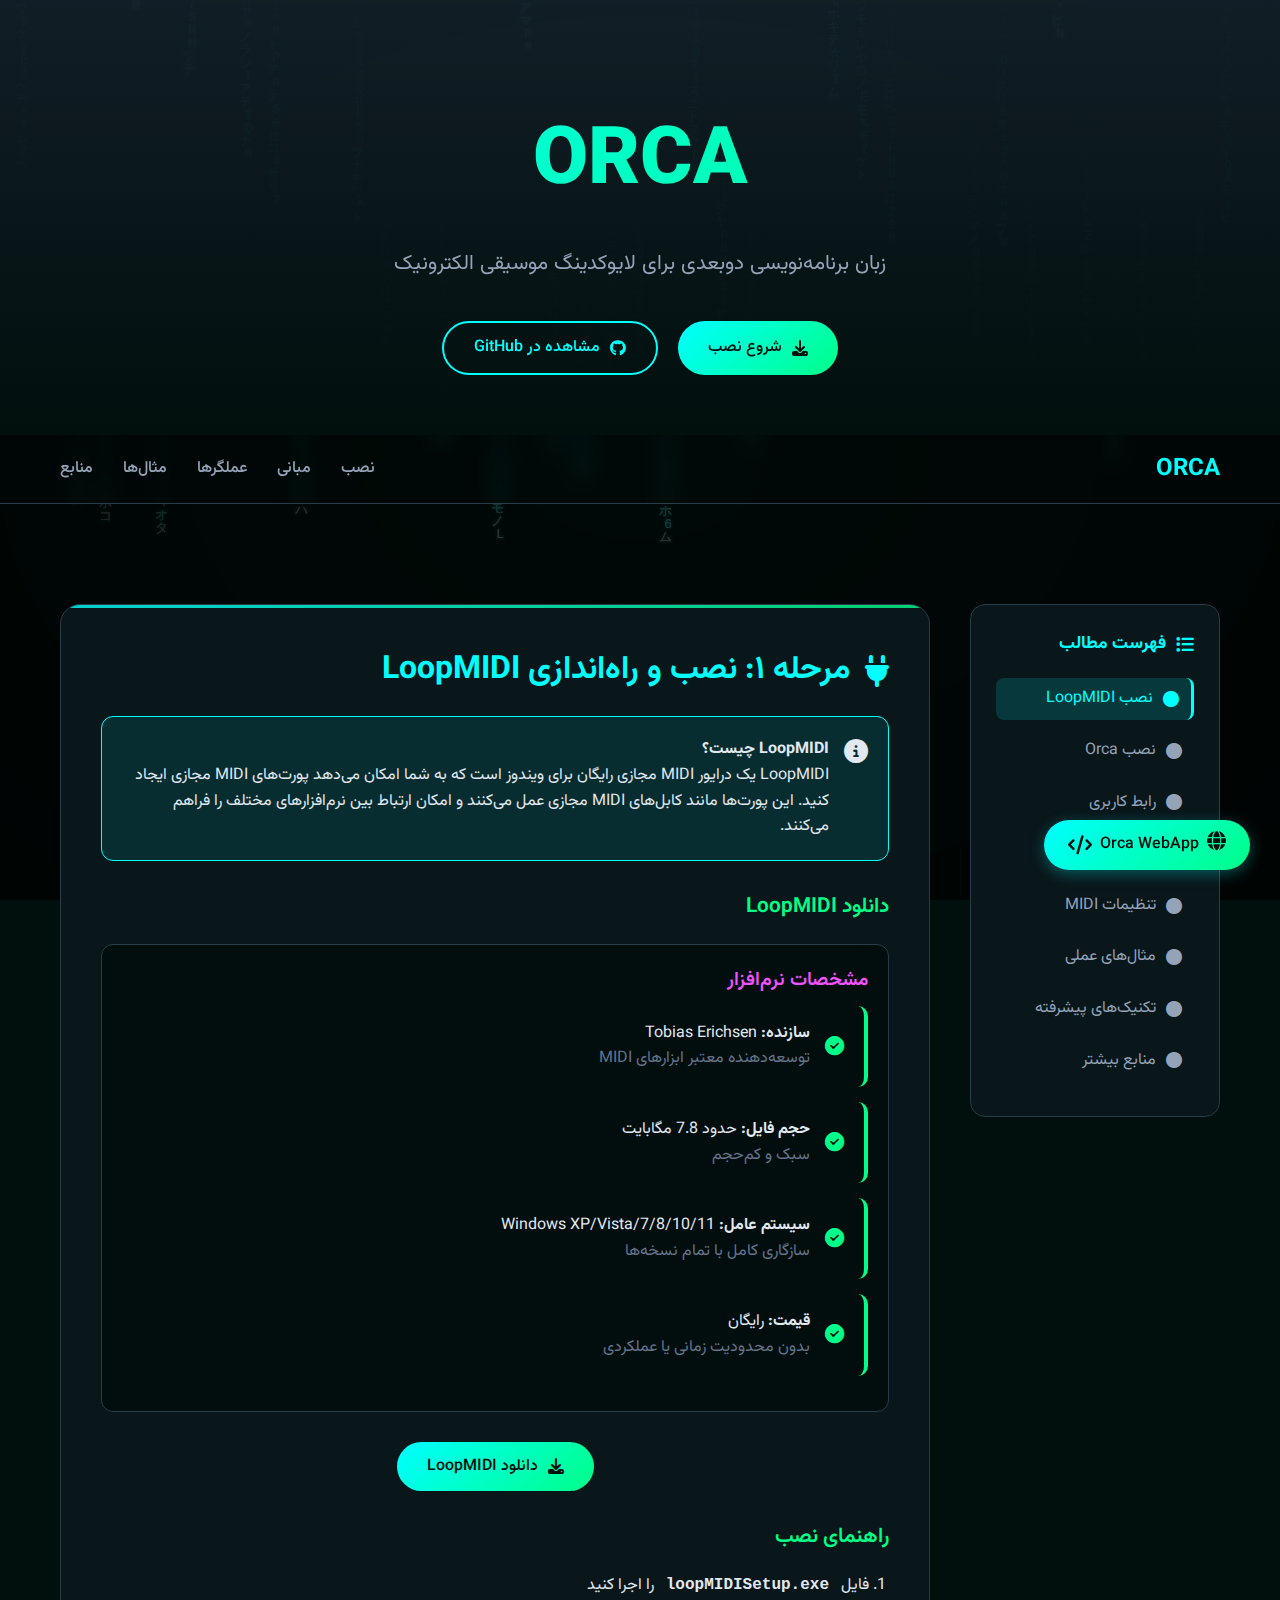
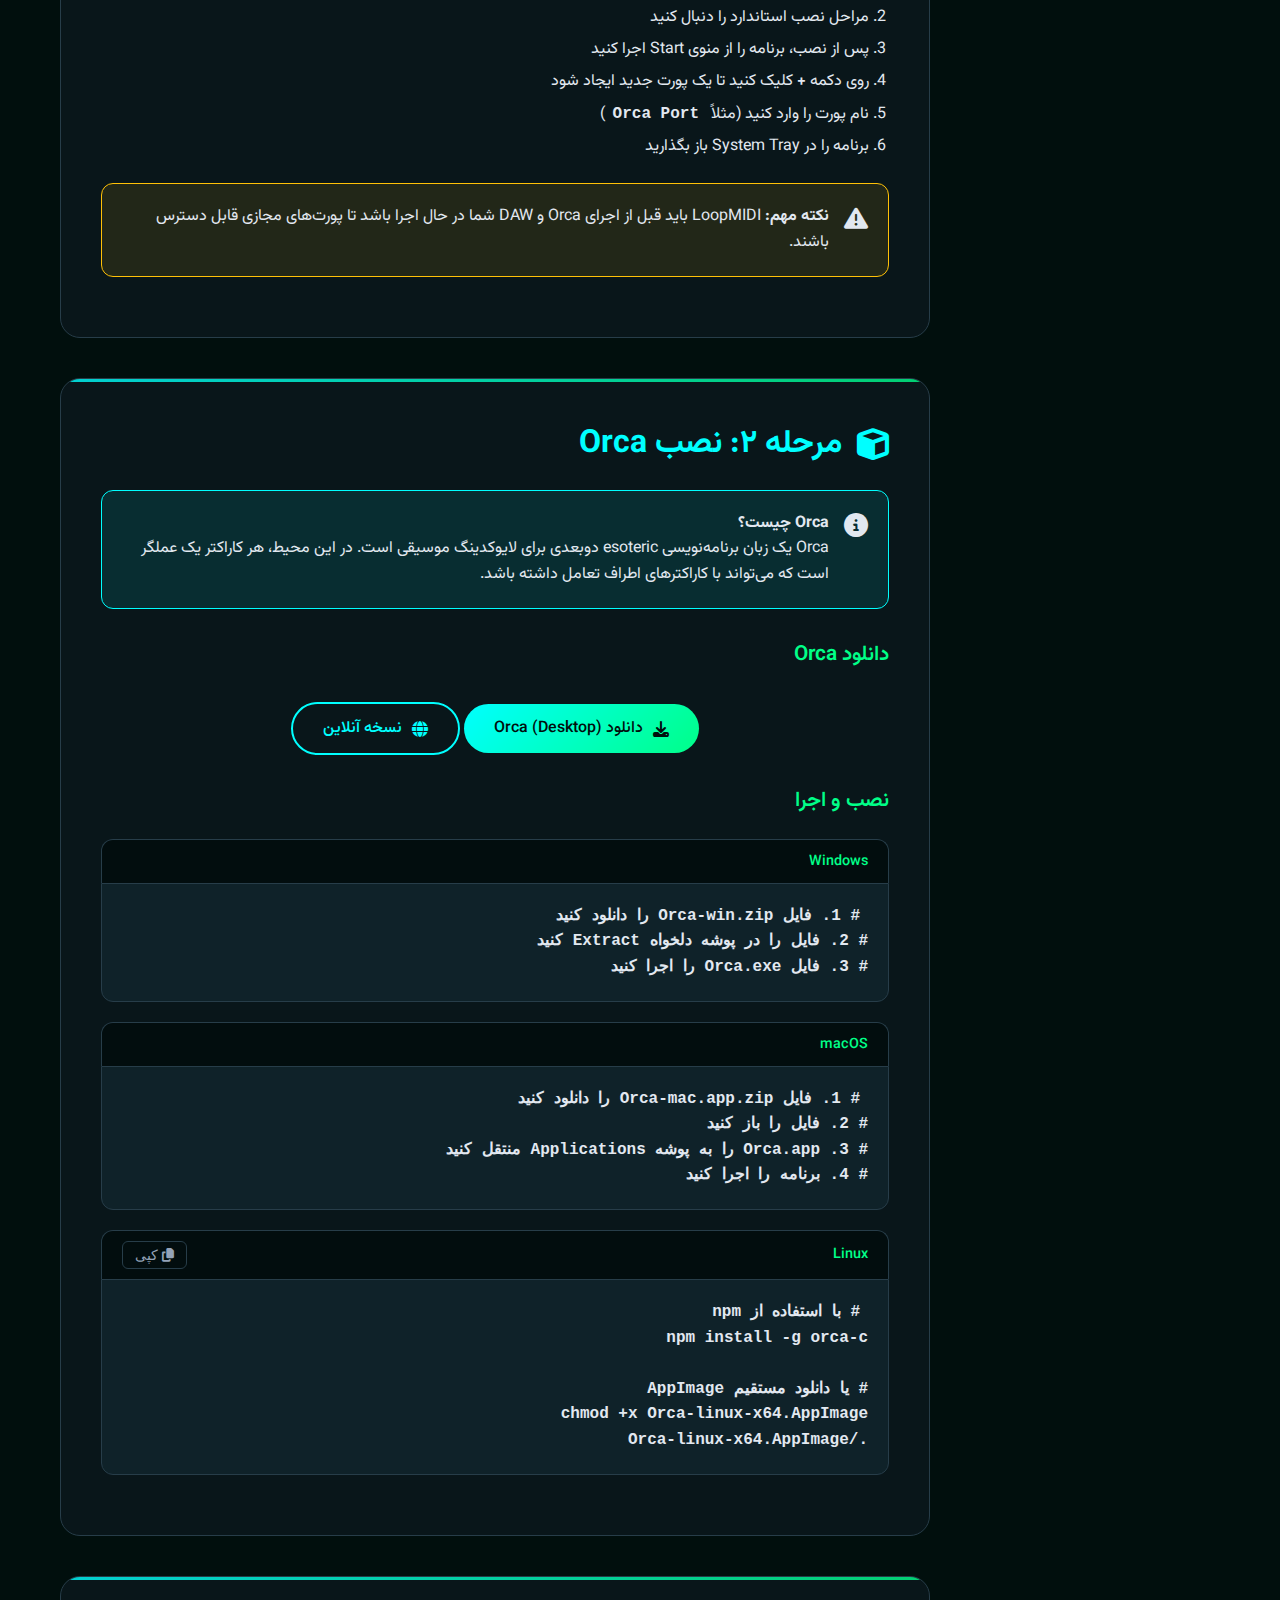
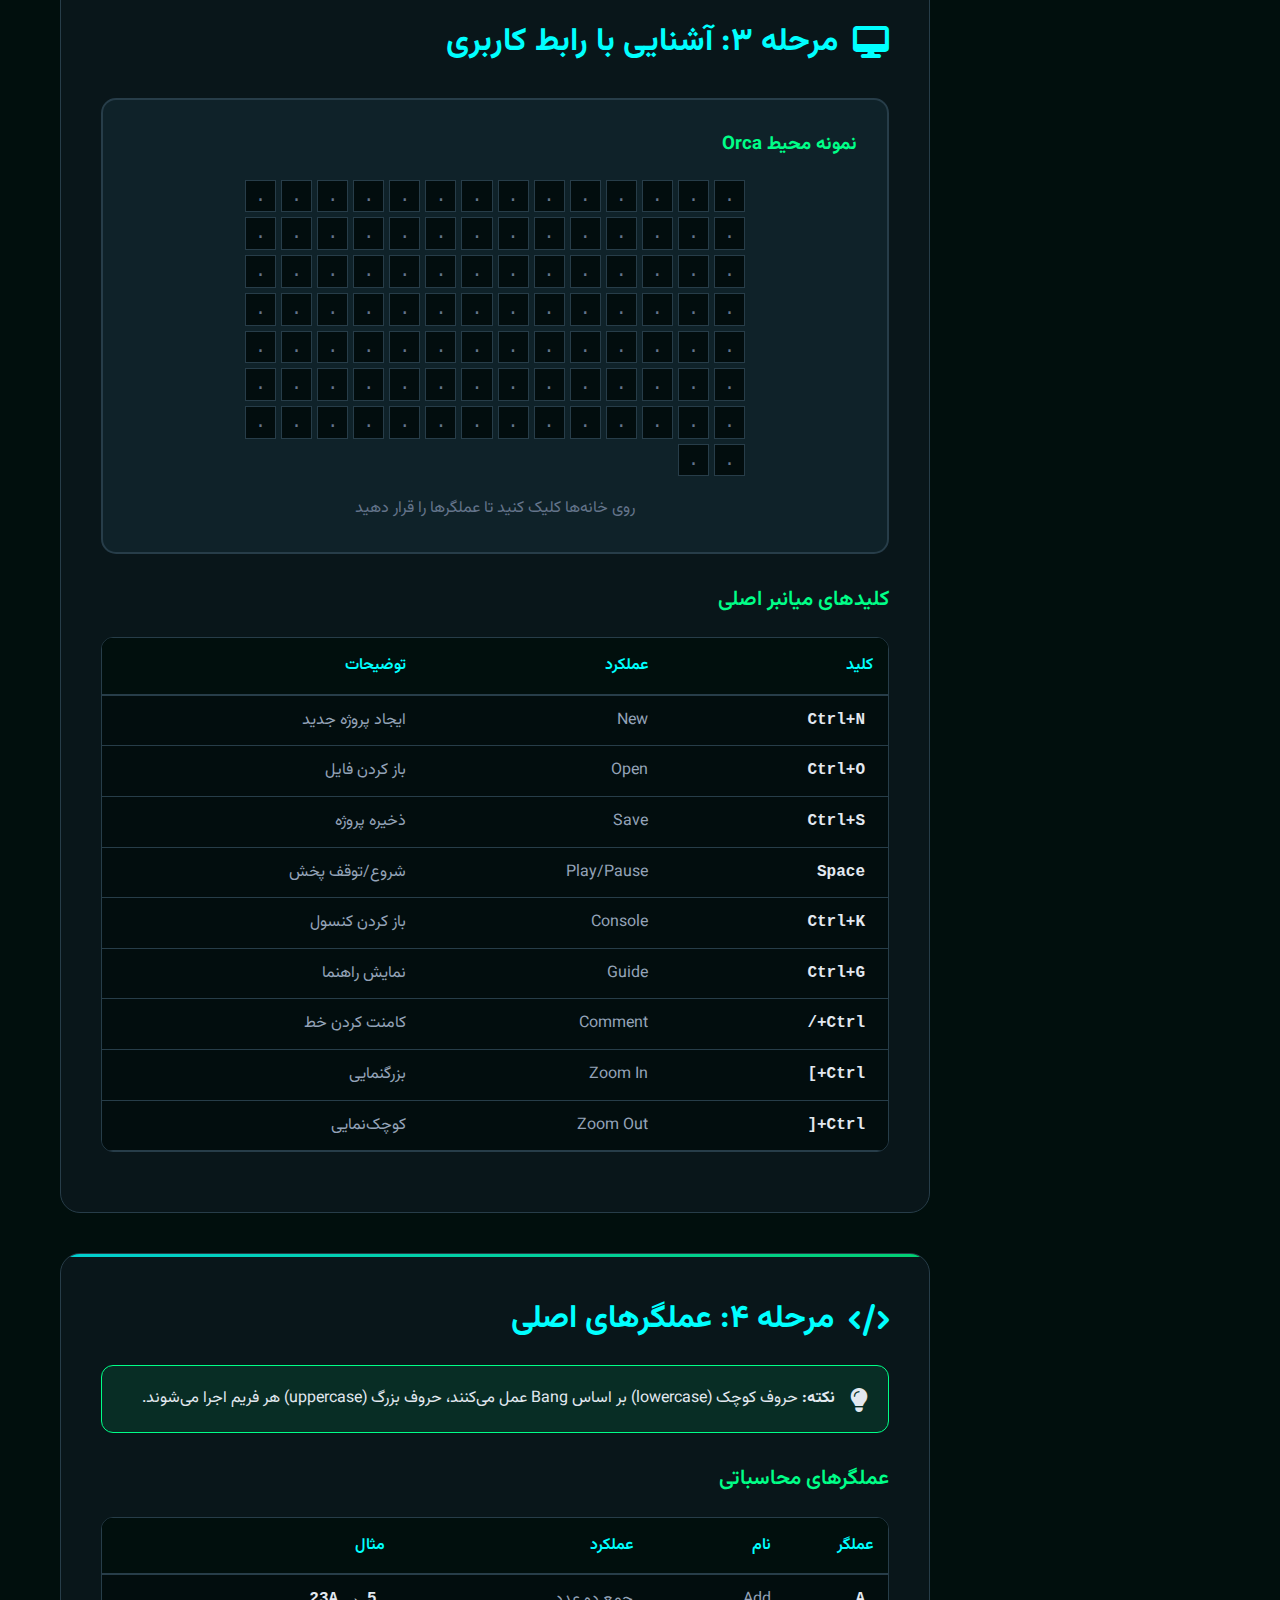
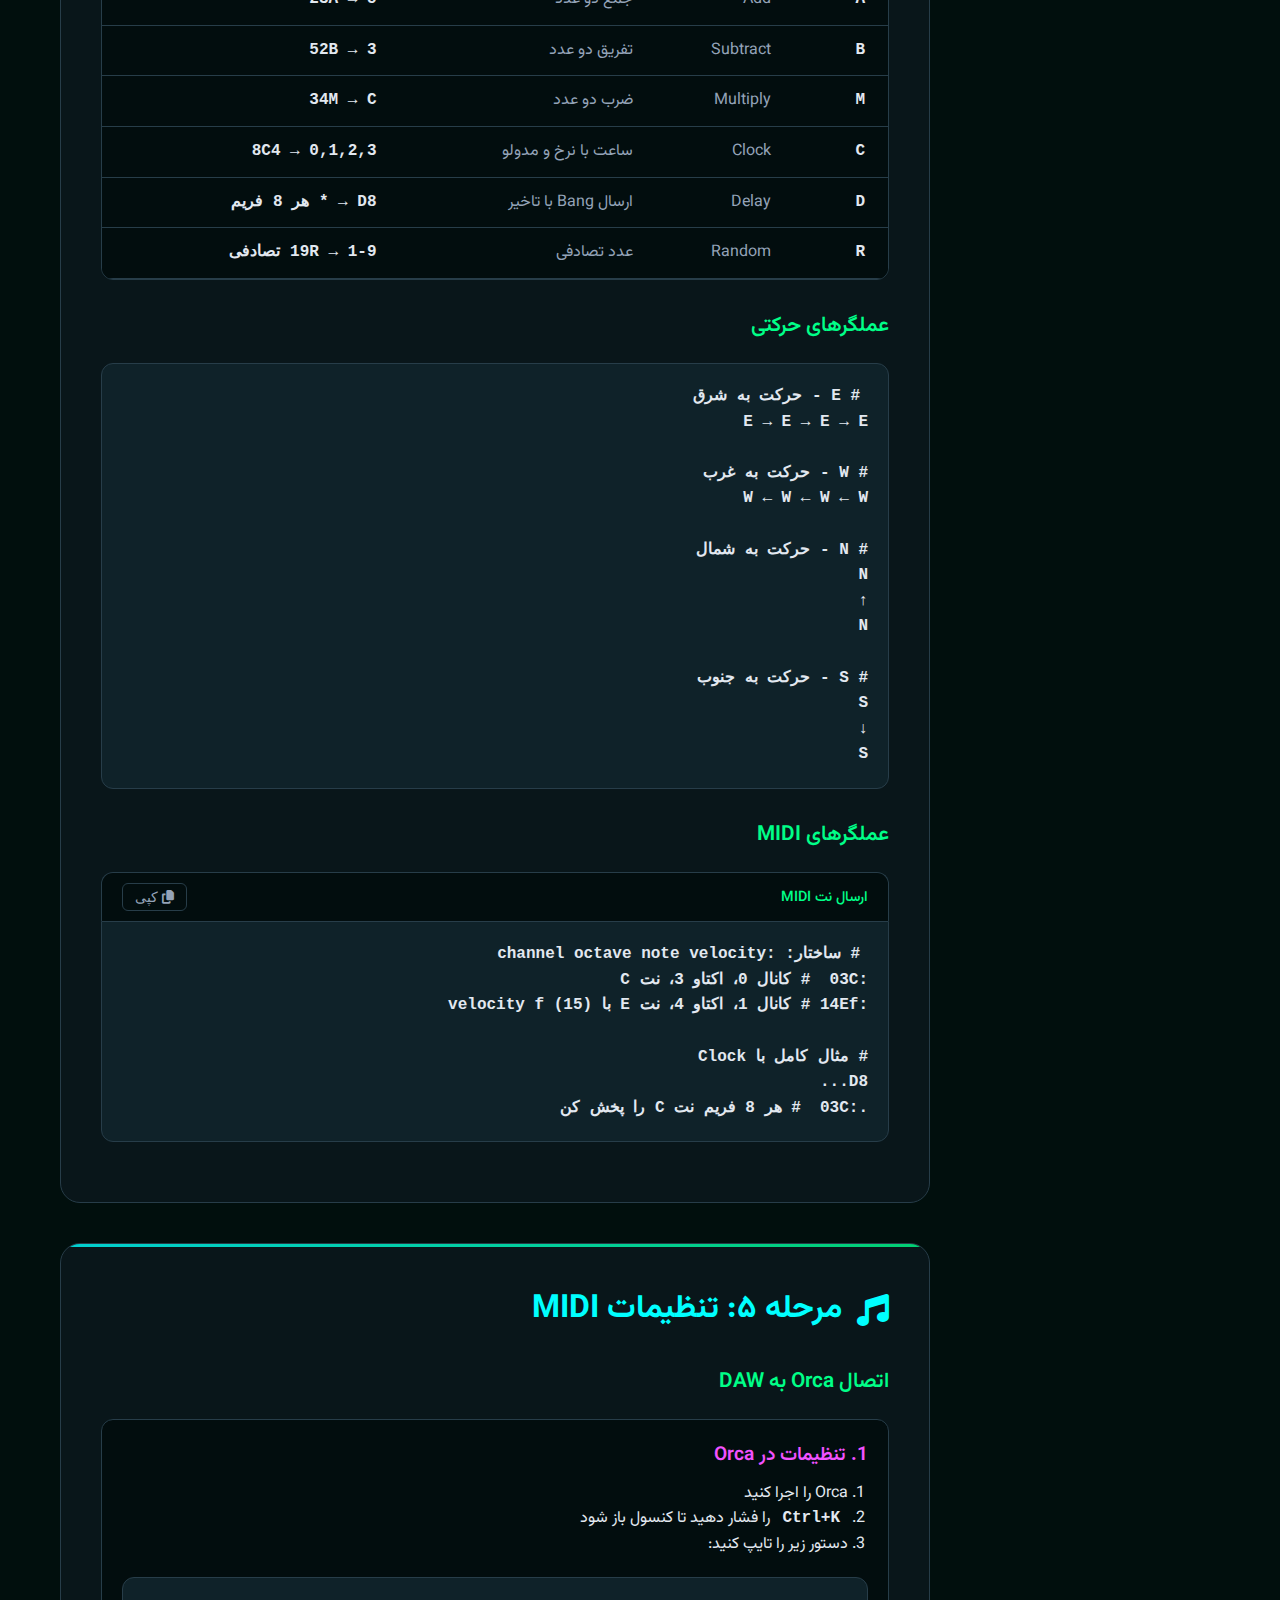
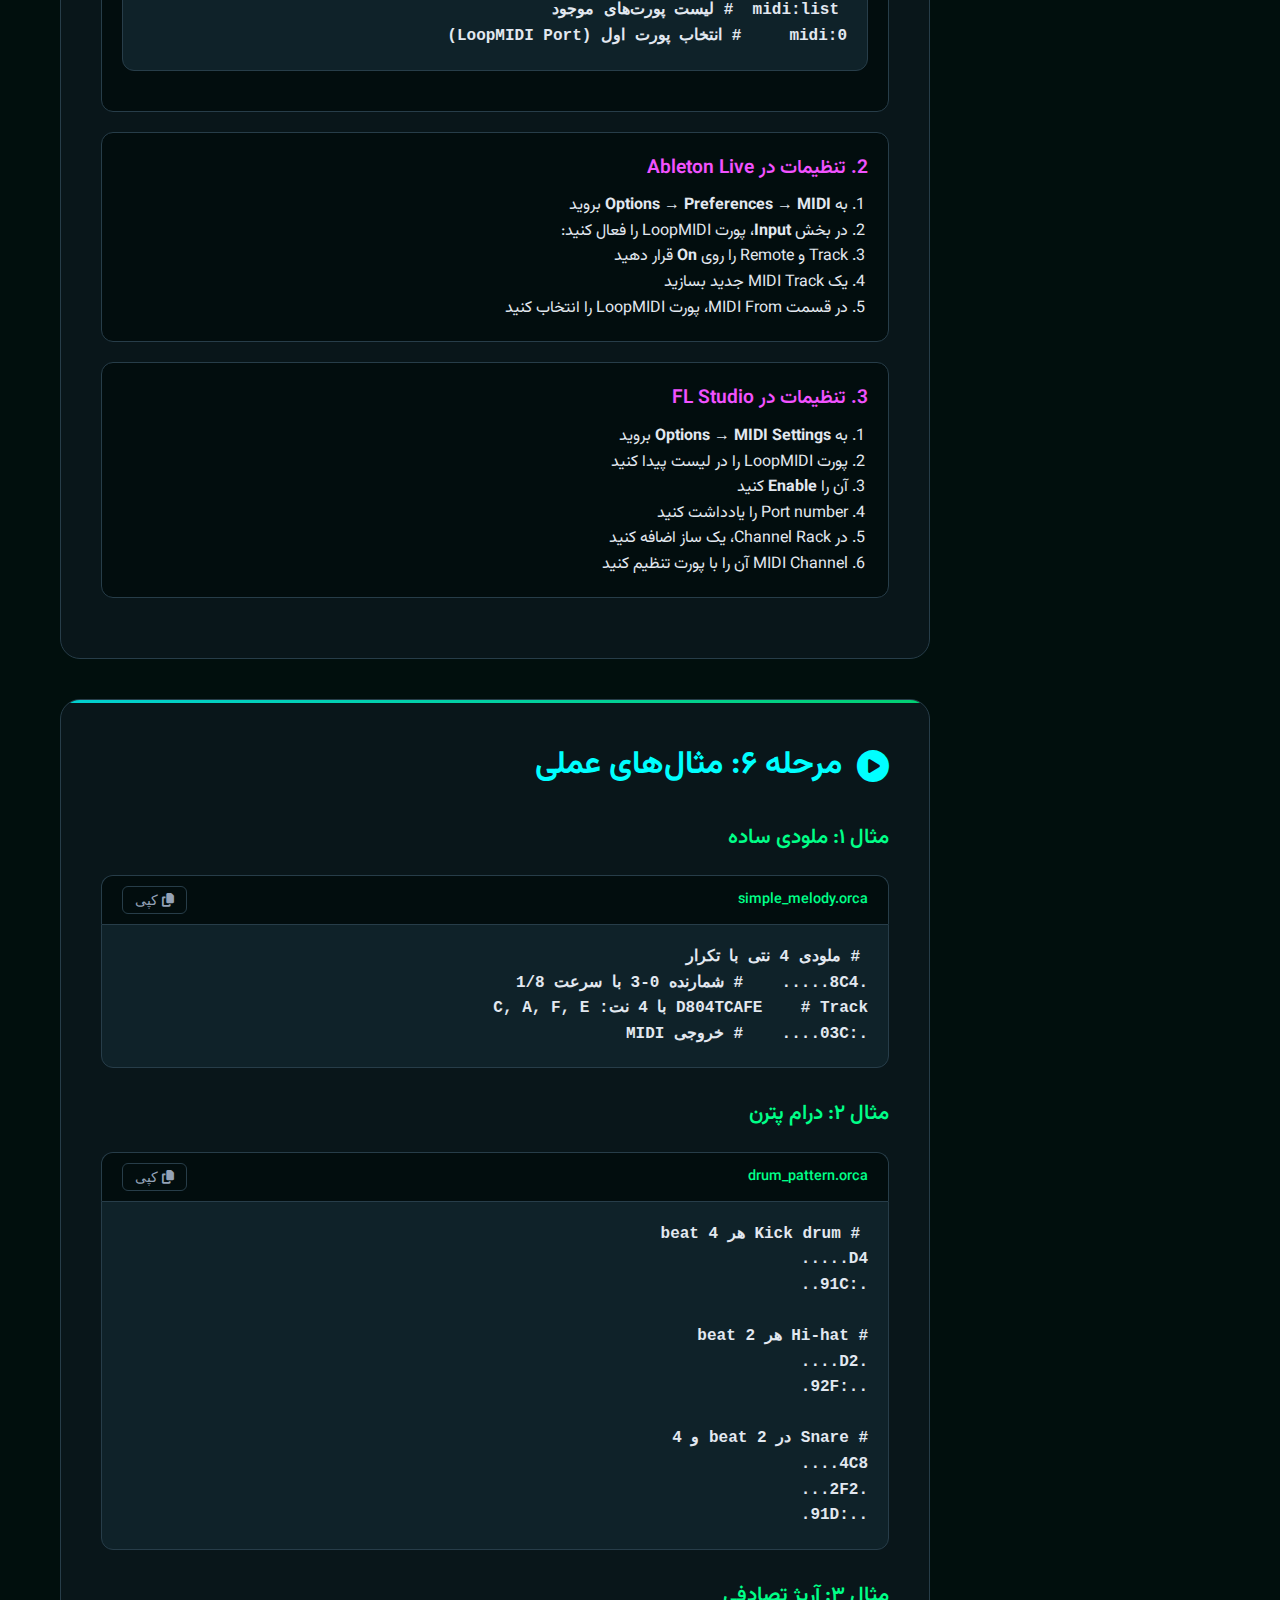
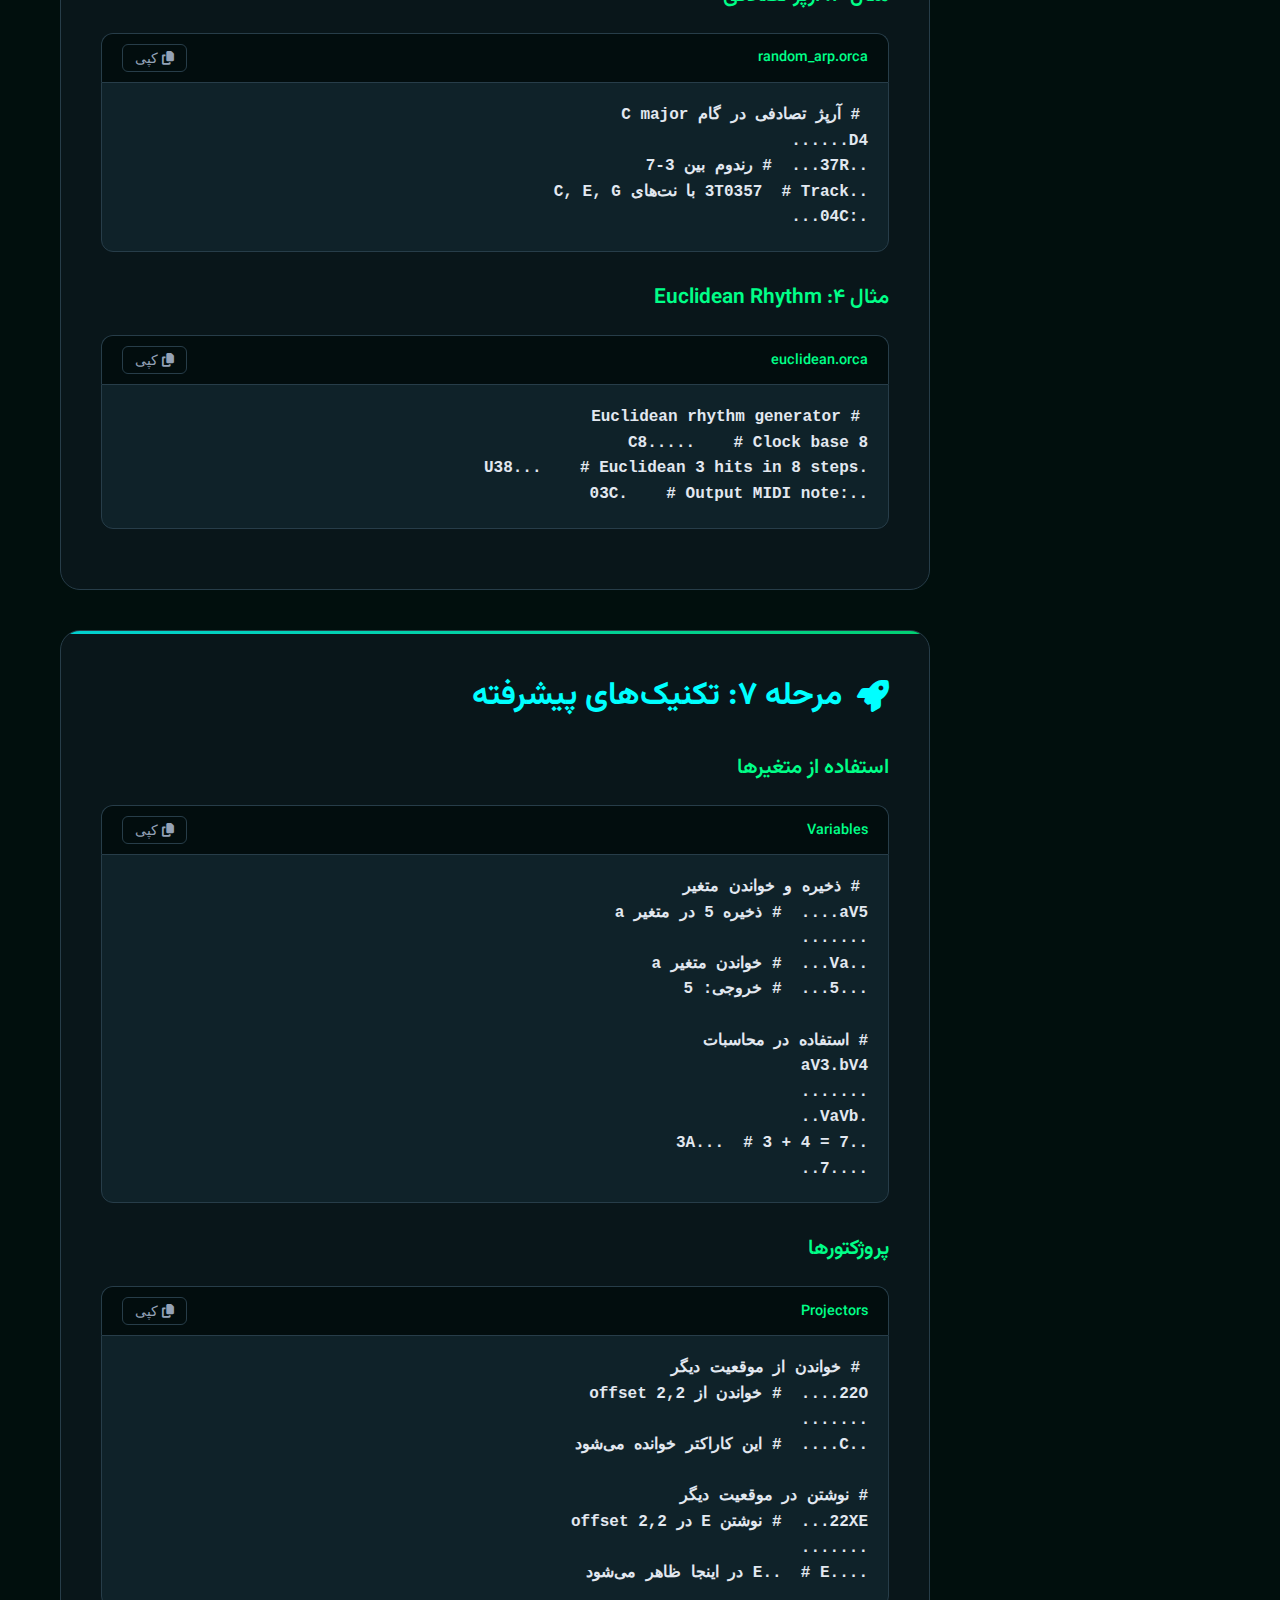
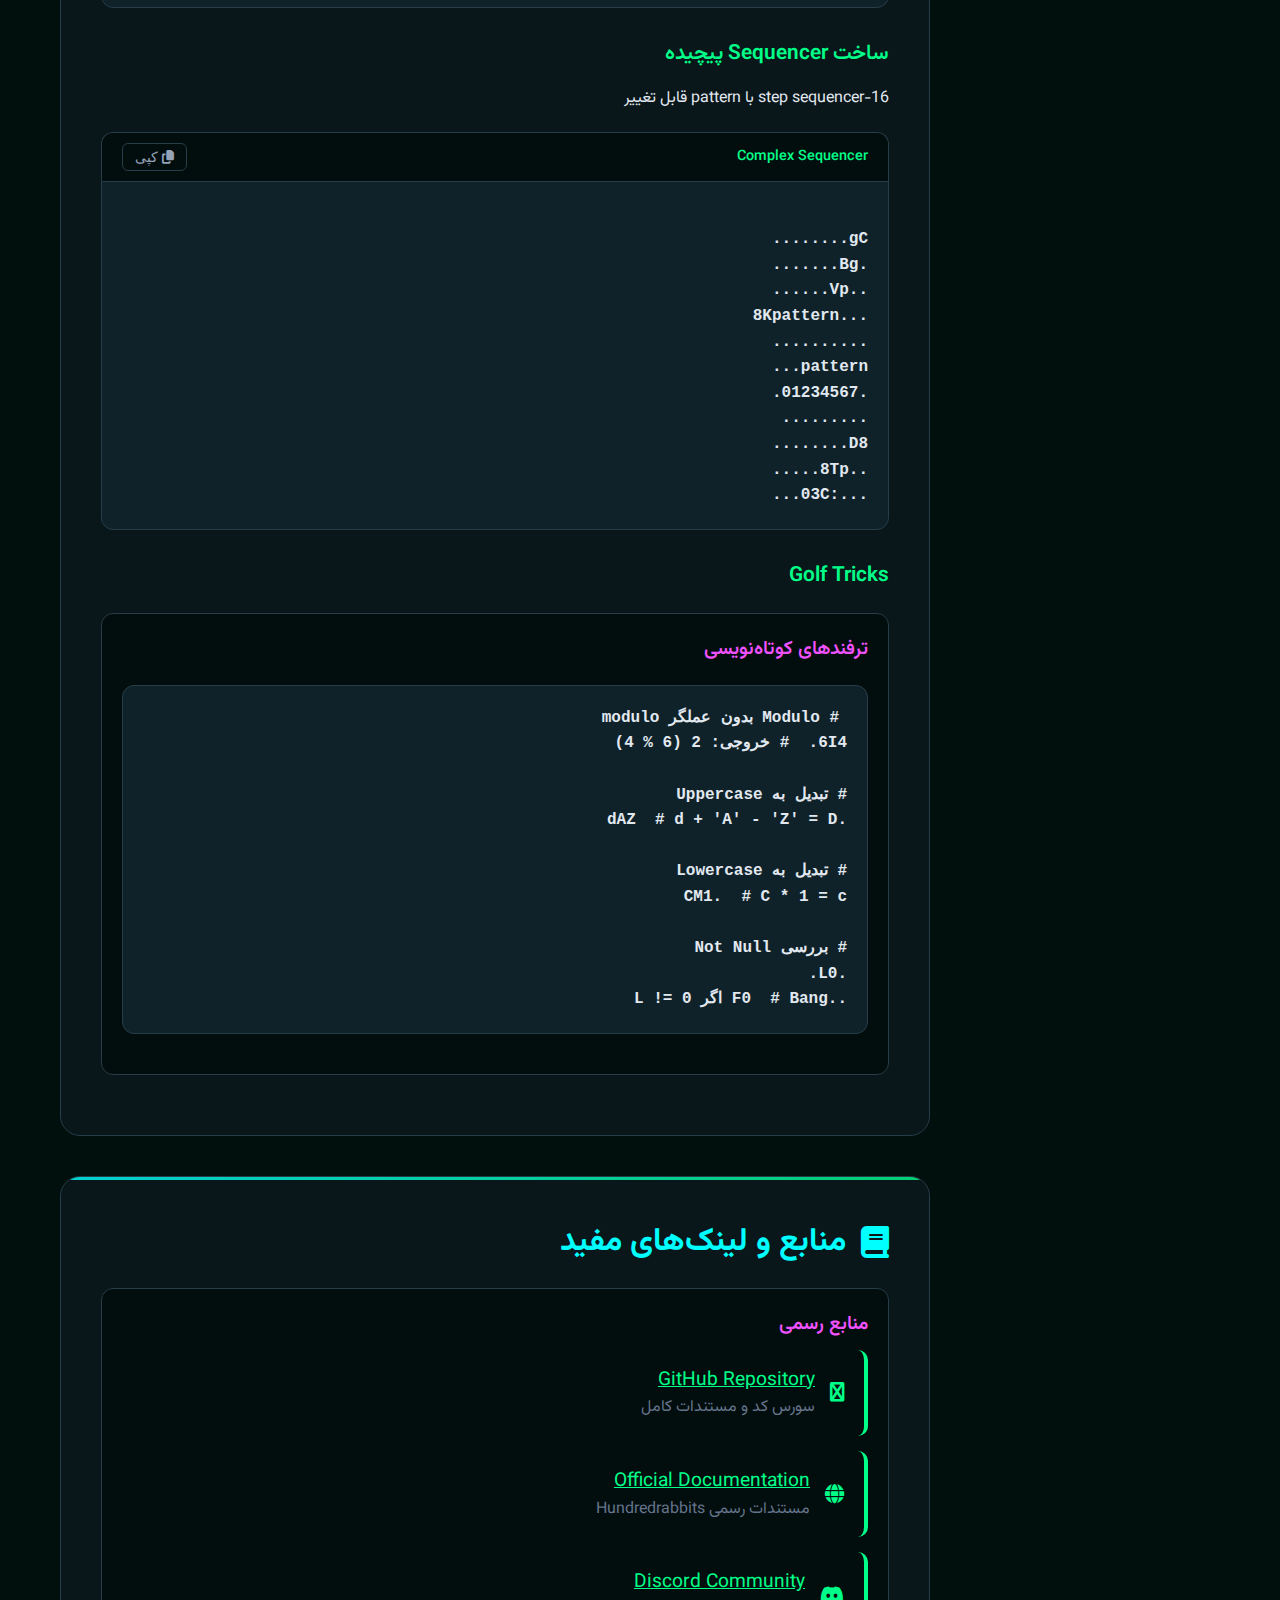
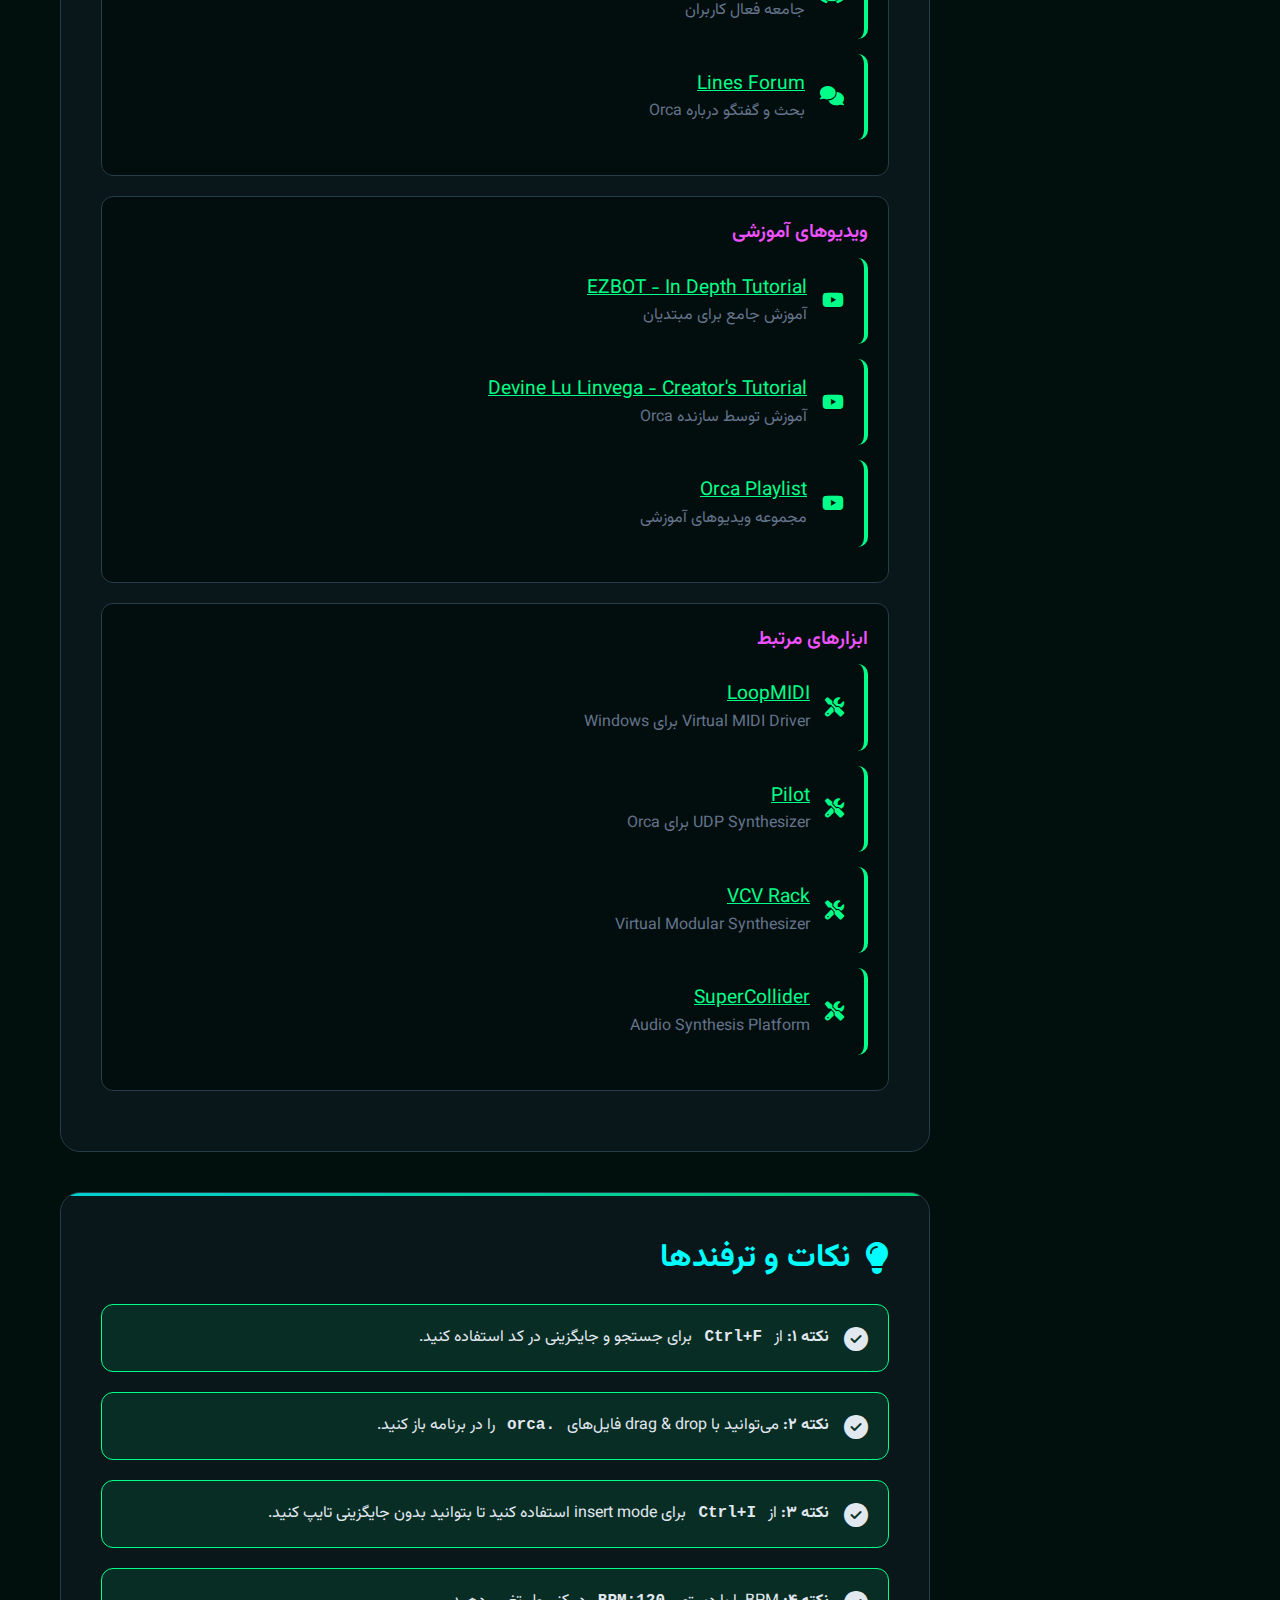
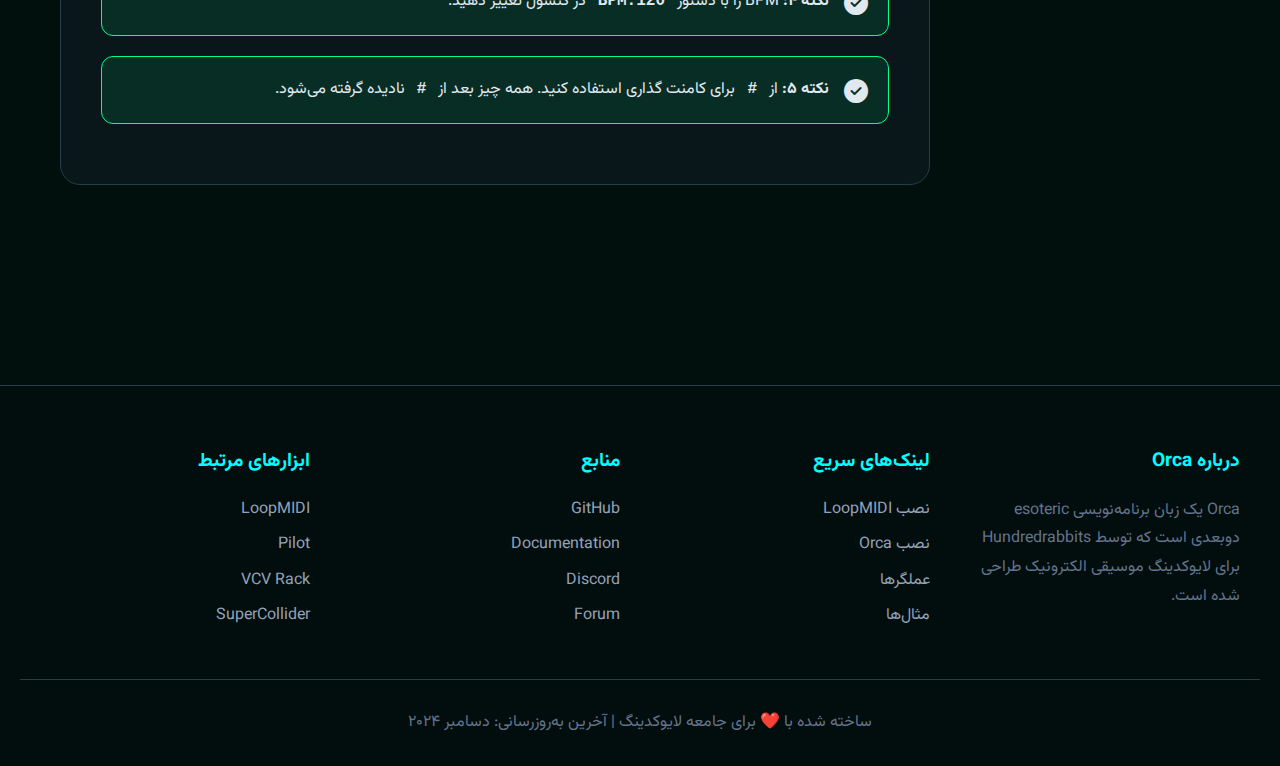
<file: index.html>
<!DOCTYPE html>
<html lang="fa" dir="rtl">
<head>
    <meta charset="UTF-8">
    <meta name="viewport" content="width=device-width, initial-scale=1.0">
    <title>ORCA - راهنمای جامع لایوکدینگ موسیقی</title>
    <link rel="stylesheet" href="https://fonts.googleapis.com/css2?family=Vazirmatn:wght@300;400;500;700;900&display=swap">
    <link rel="stylesheet" href="https://cdnjs.cloudflare.com/ajax/libs/font-awesome/6.4.0/css/all.min.css">
    <style>
        * {
            margin: 0;
            padding: 0;
            box-sizing: border-box;
        }

        :root {
            --bg-primary: #010f0d;
            --bg-secondary: #020d0e;
            --bg-card: #09161a;
            --accent-cyan: #00ffff;
            --accent-green: #00ff88;
            --accent-purple: #f152ff;
            --accent-pink: #ff0080;
            --text-primary: #e2e8f0;
            --text-secondary: #94a3b8;
            --text-dim: #64748b;
            --border: #273d49;
            --code-bg: #0f2229;
            --gradient-1: linear-gradient(135deg, #667eea 0%, hsl(305, 91%, 70%) 100%);
            --gradient-2: linear-gradient(135deg, #00ffff 0%, #00ff88 100%);
            --gradient-3: linear-gradient(135deg, #ff0080 0%, #ff8c00 100%);
        }

        body {
            font-family: 'Vazirmatn', -apple-system, BlinkMacSystemFont, sans-serif;
            background: var(--bg-primary);
            color: var(--text-primary);
            line-height: 1.6;
            overflow-y: auto; /* تغییر به overflow-y برای اسکرول عمودی */
            min-height: 100vh;
            position: relative;
        }

        /* Matrix Canvas */
        #matrix-bg {
            position: fixed;
            top: 0;
            left: 0;
            width: 100%;
            height: 100%;
            z-index: -1;
            opacity: 0.3; /* شفافیت برای خوانایی بهتر */
        }

        /* Overlay for better readability */
        .matrix-overlay {
            position: fixed;
            top: 0;
            left: 0;
            width: 100%;
            height: 100%;
            background: radial-gradient(ellipse at center, 
                        rgba(0,0,0,0.3) 0%, 
                        rgba(0,0,0,0.7) 100%);
            z-index: 0;
            pointer-events: none;
        }

        /* اطمینان از اینکه محتوای اصلی بالای canvas قرار بگیره */
        header, nav, .container, footer {
            position: relative;
            z-index: 1;
        }

        /* Progress Bar */
        .progress-bar {
            position: fixed;
            top: 0;
            left: 0;
            height: 3px;
            background: var(--gradient-2);
            transition: width 0.3s ease;
            z-index: 1000;
        }

        /* Header */
        header {
            position: relative;
            padding: 100px 20px 60px;
            text-align: center;
            background: linear-gradient(180deg, rgba(22, 37, 48, 0.8) 0%, var(--bg-primary) 100%);
            overflow: hidden;
        }

        .hero-title {
            font-size: clamp(2.5rem, 8vw, 5rem);
            font-weight: 900;
            background: var(--gradient-2);
            -webkit-background-clip: text;
            -webkit-text-fill-color: transparent;
            background-clip: text;
            margin-bottom: 20px;
            animation: glow 2s ease-in-out infinite alternate;
        }

        @keyframes glow {
            from { filter: drop-shadow(0 0 20px rgba(0, 255, 255, 0.5)); }
            to { filter: drop-shadow(0 0 30px rgba(0, 255, 136, 0.8)); }
        }

        .hero-subtitle {
            font-size: 1.3rem;
            color: var(--text-secondary);
            max-width: 600px;
            margin: 0 auto 40px;
        }

        .hero-buttons {
            display: flex;
            gap: 20px;
            justify-content: center;
            flex-wrap: wrap;
        }

        .btn {
            padding: 12px 30px;
            border: none;
            border-radius: 50px;
            font-size: 1rem;
            font-weight: 500;
            cursor: pointer;
            transition: all 0.3s ease;
            text-decoration: none;
            display: inline-flex;
            align-items: center;
            gap: 10px;
        }

        .btn-primary {
            background: var(--gradient-2);
            color: var(--bg-primary);
        }

        .btn-primary:hover {
            transform: translateY(-3px);
            box-shadow: 0 10px 30px rgba(0, 255, 255, 0.3);
        }

        .btn-secondary {
            background: transparent;
            color: var(--accent-cyan);
            border: 2px solid var(--accent-cyan);
        }

        .btn-secondary:hover {
            background: var(--accent-cyan);
            color: var(--bg-primary);
            transform: translateY(-3px);
        }

        /* Navigation */
        nav {
            position: sticky;
            top: 0;
            background: rgba(1, 17, 32, 0.041);
            backdrop-filter: blur(10px);
            border-bottom: 1px solid var(--border);
            z-index: 999;
            padding: 15px 0;
        }

        .nav-container {
            max-width: 1200px;
            margin: 0 auto;
            padding: 0 20px;
            display: flex;
            justify-content: space-between;
            align-items: center;
        }

        .nav-links {
            display: flex;
            gap: 30px;
            list-style: none;
        }

        .nav-links a {
            color: var(--text-secondary);
            text-decoration: none;
            transition: color 0.3s ease;
            font-weight: 500;
        }

        .nav-links a:hover {
            color: var(--accent-cyan);
        }

        /* Main Container */
        .container {
            max-width: 1200px;
            margin: 0 auto;
            padding: 60px 20px;
        }

        /* Grid Layout */
        .grid {
            display: grid;
            grid-template-columns: 250px 1fr;
            gap: 40px;
            margin-top: 40px;
        }

        /* Sidebar */
        .sidebar {
            position: sticky;
            top: 100px;
            height: fit-content;
        }

        .toc {
            background: var(--bg-card);
            border-radius: 15px;
            padding: 25px;
            border: 1px solid var(--border);
        }

        .toc-title {
            font-size: 1.1rem;
            font-weight: 700;
            color: var(--accent-cyan);
            margin-bottom: 20px;
            display: flex;
            align-items: center;
            gap: 10px;
        }

        .toc-list {
            list-style: none;
        }

        .toc-list li {
            margin-bottom: 10px;
        }

        .toc-list a {
            color: var(--text-secondary);
            text-decoration: none;
            display: flex;
            align-items: center;
            gap: 10px;
            padding: 8px 12px;
            border-radius: 8px;
            transition: all 0.3s ease;
        }

        .toc-list a:hover {
            background: rgba(0, 255, 255, 0.1);
            color: var(--accent-cyan);
            transform: translateX(-5px);
        }

        .toc-list a.active {
            background: rgba(0, 255, 255, 0.15);
            color: var(--accent-cyan);
            border-right: 3px solid var(--accent-cyan);
        }

        /* Content Sections */
        .content {
            flex: 1;
        }

        .section {
            background: var(--bg-card);
            border-radius: 20px;
            padding: 40px;
            margin-bottom: 40px;
            border: 1px solid var(--border);
            position: relative;
            overflow: hidden;
            animation: fadeInUp 0.6s ease;
        }

        @keyframes fadeInUp {
            from {
                opacity: 0;
                transform: translateY(30px);
            }
            to {
                opacity: 1;
                transform: translateY(0);
            }
        }

        .section::before {
            content: '';
            position: absolute;
            top: 0;
            left: 0;
            right: 0;
            height: 3px;
            background: var(--gradient-2);
            opacity: 0.8;
        }

        .section-title {
            font-size: 2rem;
            font-weight: 700;
            margin-bottom: 20px;
            color: var(--accent-cyan);
            display: flex;
            align-items: center;
            gap: 15px;
        }

        .section-subtitle {
            font-size: 1.3rem;
            font-weight: 600;
            margin: 30px 0 15px;
            color: var(--accent-green);
        }

        /* Cards */
        .card {
            background: var(--bg-secondary);
            border-radius: 12px;
            padding: 20px;
            margin: 20px 0;
            border: 1px solid var(--border);
            transition: all 0.3s ease;
        }

        .card:hover {
            transform: translateY(-5px);
            border-color: var(--accent-cyan);
            box-shadow: 0 10px 30px rgba(0, 255, 255, 0.1);
        }

        .card-title {
            font-size: 1.2rem;
            font-weight: 600;
            color: var(--accent-purple);
            margin-bottom: 10px;
        }

        /* Code Blocks */
        .code-container {
            position: relative;
            margin: 20px 0;
        }

        .code-header {
            background: var(--bg-secondary);
            padding: 10px 20px;
            border-radius: 12px 12px 0 0;
            display: flex;
            justify-content: space-between;
            align-items: center;
            border: 1px solid var(--border);
            border-bottom: none;
        }

        .code-title {
            color: var(--accent-green);
            font-size: 0.9rem;
            font-weight: 500;
        }

        .code-actions {
            display: flex;
            gap: 10px;
        }

        .code-btn {
            background: transparent;
            border: 1px solid var(--border);
            color: var(--text-secondary);
            padding: 5px 12px;
            border-radius: 6px;
            cursor: pointer;
            transition: all 0.3s ease;
            font-size: 0.85rem;
        }

        .code-btn:hover {
            background: var(--accent-cyan);
            color: var(--bg-primary);
            border-color: var(--accent-cyan);
        }

        pre {
            background: var(--code-bg);
            border: 1px solid var(--border);
            border-radius: 0 0 12px 12px;
            padding: 20px;
            overflow-x: auto;
            font-family: 'Courier New', monospace;
            font-size: 0.95rem;
            line-height: 1.6;
            color: var(--text-primary);
            margin-top: 0;
        }

        .code-container.standalone pre {
            border-radius: 12px;
        }

        code {
            font-weight: 700;
            padding: 2px 8px;
            border-radius: 4px;
            color: var(--text-primary);
            font-family: 'Courier New', monospace;
            font-size: 1rem;
        }

        /* Tables */
        .table-container {
            overflow-x: auto;
            margin: 20px 0;
            border-radius: 12px;
            border: 1px solid var(--border);
        }

        table {
            width: 100%;
            border-collapse: collapse;
            background: var(--bg-secondary);
        }

        th {
            background: var(--bg-primary);
            color: var(--accent-cyan);
            padding: 15px;
            text-align: right;
            font-weight: 600;
            border-bottom: 2px solid var(--border);
        }

        td {
            padding: 12px 15px;
            border-bottom: 1px solid var(--border);
            color: var(--text-secondary);
        }

        tr:hover {
            background: rgba(0, 255, 255, 0.05);
        }

        /* Lists */
        .feature-list {
            list-style: none;
            padding: 0;
        }

        .feature-list li {
            padding: 15px 20px;
            background: var(--bg-secondary);
            border-radius: 10px;
            margin-bottom: 15px;
            border-right: 4px solid var(--accent-green);
            transition: all 0.3s ease;
            display: flex;
            align-items: center;
            gap: 15px;
        }

        .feature-list li:hover {
            transform: translateX(-10px);
            border-color: var(--accent-cyan);
        }

        .feature-list i {
            color: var(--accent-green);
            font-size: 1.2rem;
        }

        .feature-list :link {
            color: var(--accent-green);
            font-size: 1.2rem;
        }        
        /* Alert Boxes */
        .alert {
            padding: 20px;
            border-radius: 12px;
            margin: 20px 0;
            display: flex;
            align-items: flex-start;
            gap: 15px;
        }

        .alert-info {
            background: rgba(0, 255, 255, 0.1);
            border: 1px solid var(--accent-cyan);
        }

        .alert-warning {
            background: rgba(255, 193, 7, 0.1);
            border: 1px solid #ffc107;
        }

        .alert-success {
            background: rgba(0, 255, 136, 0.1);
            border: 1px solid var(--accent-green);
        }

        .alert i {
            font-size: 1.5rem;
            margin-top: 2px;
        }

        /* Interactive Elements */
        .interactive-demo {
            background: var(--code-bg);
            border: 2px solid var(--border);
            border-radius: 15px;
            padding: 30px;
            margin: 30px 0;
            position: relative;
        }

        .demo-grid {
            display: grid;
            grid-template-columns: repeat(auto-fit, minmax(30px, 1fr));
            gap: 5px;
            max-width: 500px;
            margin: 20px auto;
            font-family: monospace;
            font-size: 1.2rem;
        }

        .demo-cell {
            aspect-ratio: 1;
            background: var(--bg-secondary);
            border: 1px solid var(--border);
            display: flex;
            align-items: center;
            justify-content: center;
            cursor: pointer;
            transition: all 0.3s ease;
            color: var(--text-dim);
        }

        .demo-cell:hover {
            background: rgba(0, 255, 255, 0.2);
            color: var(--accent-cyan);
            transform: scale(1.1);
        }

        .demo-cell.active {
            background: var(--accent-cyan);
            color: var(--bg-primary);
            animation: pulse 0.5s ease;
        }

        @keyframes pulse {
            0% { transform: scale(1); }
            50% { transform: scale(1.2); }
            100% { transform: scale(1); }
        }

        /* Footer */
        footer {
            background: var(--bg-secondary);
            padding: 60px 20px 30px;
            margin-top: 100px;
            border-top: 1px solid var(--border);
        }

        .footer-content {
            max-width: 1200px;
            margin: 0 auto;
            display: grid;
            grid-template-columns: repeat(auto-fit, minmax(250px, 1fr));
            gap: 40px;
            margin-bottom: 40px;
        }

        .footer-section h3 {
            color: var(--accent-cyan);
            margin-bottom: 20px;
            font-size: 1.2rem;
        }

        .footer-section ul {
            list-style: none;
        }

        .footer-section li {
            margin-bottom: 10px;
        }

        .footer-section a {
            color: var(--text-secondary);
            text-decoration: none;
            transition: color 0.3s ease;
        }

        .footer-section a:hover {
            color: var(--accent-cyan);
        }

        .footer-bottom {
            text-align: center;
            padding-top: 30px;
            border-top: 1px solid var(--border);
            color: var(--text-dim);
        }

        /* Responsive */
        @media (max-width: 968px) {
            .grid {
                grid-template-columns: 1fr;
            }

            .sidebar {
                display: none;
            }

            .section {
                padding: 25px;
            }

            .nav-links {
                display: none;
            }

            .hero-title {
                font-size: 2.5rem;
            }
        }

        @media (max-width: 640px) {
            .code-header {
                flex-direction: column;
                align-items: flex-start;
                gap: 10px;
            }

            table {
                font-size: 0.85rem;
            }

            th, td {
                padding: 8px;
            }
        }

        /* Animations */
        .fade-in {
            animation: fadeIn 0.6s ease;
        }

        @keyframes fadeIn {
            from { opacity: 0; }
            to { opacity: 1; }
        }

        /* Scrollbar */
        ::-webkit-scrollbar {
            width: 12px;
            height: 12px;
        }

        ::-webkit-scrollbar-track {
            background: var(--bg-secondary);
            border-radius: 6px;
        }

        ::-webkit-scrollbar-thumb {
            background: var(--border);
            border-radius: 6px;
            transition: background 0.3s ease;
        }

        ::-webkit-scrollbar-thumb:hover {
            background: var(--accent-cyan);
        }

                /* Floating Button */
        .floating-btn {
            position: fixed;
            bottom: 30px;
            right: 30px;
            z-index: 1000;
        }

        .btn-webapp {
            background: var(--gradient-2);
            color: var(--bg-primary);
            padding: 12px 24px;
            border-radius: 50px;
            font-size: 1rem;
            font-weight: 500;
            text-decoration: none;
            display: inline-flex;
            align-items: center;
            gap: 8px;
            transition: all 0.3s ease;
            box-shadow: 0 4px 15px rgba(0, 255, 255, 0.3);
        }

        .btn-webapp:hover {
            transform: translateY(-3px);
            box-shadow: 0 8px 25px rgba(0, 255, 255, 0.5);
            background: var(--gradient-1);
        }

        .btn-webapp i {
            font-size: 1.2rem;
        }

        /* Responsive adjustments */
        @media (max-width: 640px) {
            .floating-btn {
                bottom: 20px;
                right: 20px;
            }

            .btn-webapp {
                padding: 10px 20px;
                font-size: 0.9rem;
            }
        }
    </style>
</head>
<body>
    <!-- Matrix Background Canvas -->
    <canvas id="matrix-bg"></canvas>
    
    <!-- Optional Overlay -->
    <div class="matrix-overlay"></div>

    <!-- Progress Bar -->
    <div class="progress-bar" id="progressBar"></div>

    <!-- Header -->
    <header>
        <h1 class="hero-title">ORCA</h1>
        <p class="hero-subtitle">زبان برنامه‌نویسی دوبعدی برای لایوکدینگ موسیقی الکترونیک</p>
        <div class="hero-buttons">
            <a href="#install" class="btn btn-primary">
                <i class="fas fa-download"></i>
                شروع نصب
            </a>
            <a href="https://github.com/hundredrabbits/Orca" target="_blank" class="btn btn-secondary">
                <i class="fab fa-github"></i>
                مشاهده در GitHub
            </a>
        </div>
    </header>

    <!-- Navigation -->
    <nav>
        <div class="nav-container">
            <div class="nav-logo">
                <span style="color: var(--accent-cyan); font-weight: 700; font-size: 1.5rem;">ORCA</span>
            </div>
            <ul class="nav-links">
                <li><a href="#install">نصب</a></li>
                <li><a href="#basics">مبانی</a></li>
                <li><a href="#operators">عملگرها</a></li>
                <li><a href="#examples">مثال‌ها</a></li>
                <li><a href="#resources">منابع</a></li>
            </ul>
        </div>
    </nav>

    <!-- Main Content -->
    <div class="container">
        <div class="grid">
            <!-- Sidebar -->
            <aside class="sidebar">
                <div class="toc">
                    <h3 class="toc-title">
                        <i class="fas fa-list"></i>
                        فهرست مطالب
                    </h3>
                    <ul class="toc-list">
                        <li><a href="#loopmidi"><i class="fas fa-circle"></i> نصب LoopMIDI</a></li>
                        <li><a href="#install-orca"><i class="fas fa-circle"></i> نصب Orca</a></li>
                        <li><a href="#interface"><i class="fas fa-circle"></i> رابط کاربری</a></li>
                        <li><a href="#operators"><i class="fas fa-circle"></i> عملگرها</a></li>
                        <li><a href="#midi"><i class="fas fa-circle"></i> تنظیمات MIDI</a></li>
                        <li><a href="#examples"><i class="fas fa-circle"></i> مثال‌های عملی</a></li>
                        <li><a href="#advanced"><i class="fas fa-circle"></i> تکنیک‌های پیشرفته</a></li>
                        <li><a href="#resources"><i class="fas fa-circle"></i> منابع بیشتر</a></li>
                    </ul>
                </div>
            </aside>

            <!-- Content -->
            <main class="content">
                <!-- Section: LoopMIDI -->
                <section id="loopmidi" class="section">
                    <h2 class="section-title">
                        <i class="fas fa-plug"></i>
                        مرحله ۱: نصب و راه‌اندازی LoopMIDI
                    </h2>
                    
                    <div class="alert alert-info">
                        <i class="fas fa-info-circle"></i>
                        <div>
                            <strong>LoopMIDI چیست؟</strong><br>
                            LoopMIDI یک درایور MIDI مجازی رایگان برای ویندوز است که به شما امکان می‌دهد پورت‌های MIDI مجازی ایجاد کنید. این پورت‌ها مانند کابل‌های MIDI مجازی عمل می‌کنند و امکان ارتباط بین نرم‌افزارهای مختلف را فراهم می‌کنند.
                        </div>
                    </div>

                    <h3 class="section-subtitle">دانلود LoopMIDI</h3>
                    <div class="card">
                        <h4 class="card-title">مشخصات نرم‌افزار</h4>
                        <ul class="feature-list">
                            <li>
                                <i class="fas fa-check-circle"></i>
                                <div>
                                    <strong>سازنده:</strong> Tobias Erichsen<br>
                                    <span style="color: var(--text-dim);">توسعه‌دهنده معتبر ابزارهای MIDI</span>
                                </div>
                            </li>
                            <li>
                                <i class="fas fa-check-circle"></i>
                                <div>
                                    <strong>حجم فایل:</strong> حدود 7.8 مگابایت<br>
                                    <span style="color: var(--text-dim);">سبک و کم‌حجم</span>
                                </div>
                            </li>
                            <li>
                                <i class="fas fa-check-circle"></i>
                                <div>
                                    <strong>سیستم عامل:</strong> Windows XP/Vista/7/8/10/11<br>
                                    <span style="color: var(--text-dim);">سازگاری کامل با تمام نسخه‌ها</span>
                                </div>
                            </li>
                            <li>
                                <i class="fas fa-check-circle"></i>
                                <div>
                                    <strong>قیمت:</strong> رایگان<br>
                                    <span style="color: var(--text-dim);">بدون محدودیت زمانی یا عملکردی</span>
                                </div>
                            </li>
                        </ul>
                    </div>

                    <div style="text-align: center; margin: 30px 0;">
                        <a href="https://www.tobias-erichsen.de/software/loopmidi.html" target="_blank" class="btn btn-primary">
                            <i class="fas fa-download"></i>
                            دانلود LoopMIDI
                        </a>
                    </div>

                    <h3 class="section-subtitle">راهنمای نصب</h3>
                    <ol style="list-style: decimal; margin-right: 20px; line-height: 2;">
                        <li>فایل <code>loopMIDISetup.exe</code> را اجرا کنید</li>
                        <li>مراحل نصب استاندارد را دنبال کنید</li>
                        <li>پس از نصب، برنامه را از منوی Start اجرا کنید</li>
                        <li>روی دکمه <strong>+</strong> کلیک کنید تا یک پورت جدید ایجاد شود</li>
                        <li>نام پورت را وارد کنید (مثلاً <code>Orca Port</code>)</li>
                        <li>برنامه را در System Tray باز بگذارید</li>
                    </ol>

                    <div class="alert alert-warning">
                        <i class="fas fa-exclamation-triangle"></i>
                        <div>
                            <strong>نکته مهم:</strong> LoopMIDI باید قبل از اجرای Orca و DAW شما در حال اجرا باشد تا پورت‌های مجازی قابل دسترس باشند.
                        </div>
                    </div>
                </section>

                <!-- Section: Install Orca -->
                <section id="install-orca" class="section">
                    <h2 class="section-title">
                        <i class="fas fa-cube"></i>
                        مرحله ۲: نصب Orca
                    </h2>

                    <div class="alert alert-info">
                        <i class="fas fa-info-circle"></i>
                        <div>
                            <strong>Orca چیست؟</strong><br>
                            Orca یک زبان برنامه‌نویسی esoteric دوبعدی برای لایوکدینگ موسیقی است. در این محیط، هر کاراکتر یک عملگر است که می‌تواند با کاراکترهای اطراف تعامل داشته باشد.
                        </div>
                    </div>

                    <h3 class="section-subtitle">دانلود Orca</h3>
                    <div style="text-align: center; margin: 30px 0;">
                        <a href="https://hundredrabbits.itch.io/orca" target="_blank" class="btn btn-primary">
                            <i class="fas fa-download"></i>
                            دانلود Orca (Desktop)
                        </a>
                        <a href="./Orca/" target="_blank" class="btn btn-secondary">
                            <i class="fas fa-globe"></i>
                            نسخه آنلاین
                        </a>
                    </div>

                    <h3 class="section-subtitle">نصب و اجرا</h3>
                    <div class="code-container">
                        <div class="code-header">
                            <span class="code-title">Windows</span>
                            <div class="code-actions">

                            </div>
                        </div>
                        <pre><code># 1. فایل Orca-win.zip را دانلود کنید
# 2. فایل را در پوشه دلخواه Extract کنید
# 3. فایل Orca.exe را اجرا کنید</code></pre>
                    </div>

                    <div class="code-container">
                        <div class="code-header">
                            <span class="code-title">macOS</span>
                            <div class="code-actions">
                            </div>
                        </div>
                        <pre><code># 1. فایل Orca-mac.app.zip را دانلود کنید
# 2. فایل را باز کنید
# 3. Orca.app را به پوشه Applications منتقل کنید
# 4. برنامه را اجرا کنید</code></pre>
                    </div>

                    <div class="code-container">
                        <div class="code-header">
                            <span class="code-title">Linux</span>
                            <div class="code-actions">
                                <button class="code-btn" onclick="copyCode(this)">
                                    <i class="fas fa-copy"></i> کپی
                                </button>
                            </div>
                        </div>
                        <pre><code># با استفاده از npm
npm install -g orca-c

# یا دانلود مستقیم AppImage
chmod +x Orca-linux-x64.AppImage
./Orca-linux-x64.AppImage</code></pre>
                    </div>
                </section>

                <!-- Section: Interface -->
                <section id="interface" class="section">
                    <h2 class="section-title">
                        <i class="fas fa-desktop"></i>
                        مرحله ۳: آشنایی با رابط کاربری
                    </h2>

                    <div class="interactive-demo">
                        <h3 style="color: var(--accent-green); margin-bottom: 20px;">نمونه محیط Orca</h3>
                        <div class="demo-grid" id="orcaGrid">
                            <!-- Grid cells will be generated by JavaScript -->
                        </div>
                        <p style="text-align: center; color: var(--text-dim); margin-top: 20px;">
                            روی خانه‌ها کلیک کنید تا عملگرها را قرار دهید
                        </p>
                    </div>

                    <h3 class="section-subtitle">کلیدهای میانبر اصلی</h3>
                    <div class="table-container">
                        <table>
                            <thead>
                                <tr>
                                    <th>کلید</th>
                                    <th>عملکرد</th>
                                    <th>توضیحات</th>
                                </tr>
                            </thead>
                            <tbody>
                                <tr>
                                    <td><code>Ctrl+N</code></td>
                                    <td>New</td>
                                    <td>ایجاد پروژه جدید</td>
                                </tr>
                                <tr>
                                    <td><code>Ctrl+O</code></td>
                                    <td>Open</td>
                                    <td>باز کردن فایل</td>
                                </tr>
                                <tr>
                                    <td><code>Ctrl+S</code></td>
                                    <td>Save</td>
                                    <td>ذخیره پروژه</td>
                                </tr>
                                <tr>
                                    <td><code>Space</code></td>
                                    <td>Play/Pause</td>
                                    <td>شروع/توقف پخش</td>
                                </tr>
                                <tr>
                                    <td><code>Ctrl+K</code></td>
                                    <td>Console</td>
                                    <td>باز کردن کنسول</td>
                                </tr>
                                <tr>
                                    <td><code>Ctrl+G</code></td>
                                    <td>Guide</td>
                                    <td>نمایش راهنما</td>
                                </tr>
                                <tr>
                                    <td><code>Ctrl+/</code></td>
                                    <td>Comment</td>
                                    <td>کامنت کردن خط</td>
                                </tr>
                                <tr>
                                    <td><code>Ctrl+]</code></td>
                                    <td>Zoom In</td>
                                    <td>بزرگنمایی</td>
                                </tr>
                                <tr>
                                    <td><code>Ctrl+[</code></td>
                                    <td>Zoom Out</td>
                                    <td>کوچک‌نمایی</td>
                                </tr>
                            </tbody>
                        </table>
                    </div>
                </section>

                <!-- Section: Operators -->
                <section id="operators" class="section">
                    <h2 class="section-title">
                        <i class="fas fa-code"></i>
                        مرحله ۴: عملگرهای اصلی
                    </h2>

                    <div class="alert alert-success">
                        <i class="fas fa-lightbulb"></i>
                        <div>
                            <strong>نکته:</strong> حروف کوچک (lowercase) بر اساس Bang عمل می‌کنند، حروف بزرگ (uppercase) هر فریم اجرا می‌شوند.
                        </div>
                    </div>

                    <h3 class="section-subtitle">عملگرهای محاسباتی</h3>
                    <div class="table-container">
                        <table>
                            <thead>
                                <tr>
                                    <th>عملگر</th>
                                    <th>نام</th>
                                    <th>عملکرد</th>
                                    <th>مثال</th>
                                </tr>
                            </thead>
                            <tbody>
                                <tr>
                                    <td><code>A</code></td>
                                    <td>Add</td>
                                    <td>جمع دو عدد</td>
                                    <td><code>23A → 5</code></td>
                                </tr>
                                <tr>
                                    <td><code>B</code></td>
                                    <td>Subtract</td>
                                    <td>تفریق دو عدد</td>
                                    <td><code>52B → 3</code></td>
                                </tr>
                                <tr>
                                    <td><code>M</code></td>
                                    <td>Multiply</td>
                                    <td>ضرب دو عدد</td>
                                    <td><code>34M → C</code></td>
                                </tr>
                                <tr>
                                    <td><code>C</code></td>
                                    <td>Clock</td>
                                    <td>ساعت با نرخ و مدولو</td>
                                    <td><code>8C4 → 0,1,2,3</code></td>
                                </tr>
                                <tr>
                                    <td><code>D</code></td>
                                    <td>Delay</td>
                                    <td>ارسال Bang با تاخیر</td>
                                    <td><code>D8 → * هر 8 فریم</code></td>
                                </tr>
                                <tr>
                                    <td><code>R</code></td>
                                    <td>Random</td>
                                    <td>عدد تصادفی</td>
                                    <td><code>19R → 1-9 تصادفی</code></td>
                                </tr>
                            </tbody>
                        </table>
                    </div>

                    <h3 class="section-subtitle">عملگرهای حرکتی</h3>
                    <div class="code-container standalone">
                        <pre><code># E - حرکت به شرق
E → E → E → E

# W - حرکت به غرب  
W ← W ← W ← W

# N - حرکت به شمال
N
↑
N

# S - حرکت به جنوب
S
↓
S</code></pre>
                    </div>

                    <h3 class="section-subtitle">عملگرهای MIDI</h3>
                    <div class="code-container">
                        <div class="code-header">
                            <span class="code-title">ارسال نت MIDI</span>
                            <div class="code-actions">
                                <button class="code-btn" onclick="copyCode(this)">
                                    <i class="fas fa-copy"></i> کپی
                                </button>
                            </div>
                        </div>
                        <pre><code># ساختار: :channel octave note velocity
:03C  # کانال 0، اکتاو 3، نت C
:14Ef # کانال 1، اکتاو 4، نت E با velocity f (15)

# مثال کامل با Clock
D8...
.:03C  # هر 8 فریم نت C را پخش کن</code></pre>
                    </div>
                </section>

                <!-- Section: MIDI Setup -->
                <section id="midi" class="section">
                    <h2 class="section-title">
                        <i class="fas fa-music"></i>
                        مرحله ۵: تنظیمات MIDI
                    </h2>

                    <h3 class="section-subtitle">اتصال Orca به DAW</h3>
                    
                    <div class="card">
                        <h4 class="card-title">1. تنظیمات در Orca</h4>
                        <ol style="list-style: decimal; margin-right: 20px;">
                            <li>Orca را اجرا کنید</li>
                            <li><code>Ctrl+K</code> را فشار دهید تا کنسول باز شود</li>
                            <li>دستور زیر را تایپ کنید:</li>
                        </ol>
                        <div class="code-container standalone">
                            <pre><code>midi:list  # لیست پورت‌های موجود
midi:0     # انتخاب پورت اول (LoopMIDI Port)</code></pre>
                        </div>
                    </div>

                    <div class="card">
                        <h4 class="card-title">2. تنظیمات در Ableton Live</h4>
                        <ol style="list-style: decimal; margin-right: 20px;">
                            <li>به <strong>Options → Preferences → MIDI</strong> بروید</li>
                            <li>در بخش <strong>Input</strong>، پورت LoopMIDI را فعال کنید:</li>
                            <li>Track و Remote را روی <strong>On</strong> قرار دهید</li>
                            <li>یک MIDI Track جدید بسازید</li>
                            <li>در قسمت MIDI From، پورت LoopMIDI را انتخاب کنید</li>
                        </ol>
                    </div>

                    <div class="card">
                        <h4 class="card-title">3. تنظیمات در FL Studio</h4>
                        <ol style="list-style: decimal; margin-right: 20px;">
                            <li>به <strong>Options → MIDI Settings</strong> بروید</li>
                            <li>پورت LoopMIDI را در لیست پیدا کنید</li>
                            <li>آن را <strong>Enable</strong> کنید</li>
                            <li>Port number را یادداشت کنید</li>
                            <li>در Channel Rack، یک ساز اضافه کنید</li>
                            <li>MIDI Channel آن را با پورت تنظیم کنید</li>
                        </ol>
                    </div>
                </section>

                <!-- Section: Examples -->
                <section id="examples" class="section">
                    <h2 class="section-title">
                        <i class="fas fa-play-circle"></i>
                        مرحله ۶: مثال‌های عملی
                    </h2>

                    <h3 class="section-subtitle">مثال ۱: ملودی ساده</h3>
                    <div class="code-container">
                        <div class="code-header">
                            <span class="code-title">simple_melody.orca</span>
                            <div class="code-actions">
                                <button class="code-btn" onclick="copyCode(this)">
                                    <i class="fas fa-copy"></i> کپی
                                </button>
                            </div>
                        </div>
                        <pre><code># ملودی 4 نتی با تکرار
.8C4.....    # شمارنده 0-3 با سرعت 1/8
D804TCAFE    # Track با 4 نت: C, A, F, E
.:03C....    # خروجی MIDI</code></pre>
                    </div>

                    <h3 class="section-subtitle">مثال ۲: درام پترن</h3>
                    <div class="code-container">
                        <div class="code-header">
                            <span class="code-title">drum_pattern.orca</span>
                            <div class="code-actions">
                                <button class="code-btn" onclick="copyCode(this)">
                                    <i class="fas fa-copy"></i> کپی
                                </button>
                            </div>
                        </div>
                        <pre><code># Kick drum هر 4 beat
D4.....
.:91C..

# Hi-hat هر 2 beat  
.D2....
..:92F.

# Snare در beat 2 و 4
4C8....
.2F2...
..:91D.</code></pre>
                    </div>

                    <h3 class="section-subtitle">مثال ۳: آرپژ تصادفی</h3>
                    <div class="code-container">
                        <div class="code-header">
                            <span class="code-title">random_arp.orca</span>
                            <div class="code-actions">
                                <button class="code-btn" onclick="copyCode(this)">
                                    <i class="fas fa-copy"></i> کپی
                                </button>
                            </div>
                        </div>
                        <pre><code># آرپژ تصادفی در گام C major
D4......
..37R...  # رندوم بین 3-7
..3T0357  # Track با نت‌های C, E, G
.:04C...</code></pre>
                    </div>

                    <h3 class="section-subtitle">مثال ۴: Euclidean Rhythm</h3>
                    <div class="code-container">
                        <div class="code-header">
                            <span class="code-title">euclidean.orca</span>
                            <div class="code-actions">
                                <button class="code-btn" onclick="copyCode(this)">
                                    <i class="fas fa-copy"></i> کپی
                                </button>
                            </div>
                        </div>
                        <pre><code># Euclidean rhythm generator
C8.....    # Clock base 8
.U38...    # Euclidean 3 hits in 8 steps
..:03C.    # Output MIDI note</code></pre>
                    </div>
                </section>

                <!-- Section: Advanced -->
                <section id="advanced" class="section">
                    <h2 class="section-title">
                        <i class="fas fa-rocket"></i>
                        مرحله ۷: تکنیک‌های پیشرفته
                    </h2>

                    <h3 class="section-subtitle">استفاده از متغیرها</h3>
                    <div class="code-container">
                        <div class="code-header">
                            <span class="code-title">Variables</span>
                            <div class="code-actions">
                                <button class="code-btn" onclick="copyCode(this)">
                                    <i class="fas fa-copy"></i> کپی
                                </button>
                            </div>
                        </div>
                        <pre><code># ذخیره و خواندن متغیر
aV5....  # ذخیره 5 در متغیر a
.......
..Va...  # خواندن متغیر a
...5...  # خروجی: 5

# استفاده در محاسبات
aV3.bV4
.......
.VaVb..
..3A...  # 3 + 4 = 7
....7..</code></pre>
                    </div>

                    <h3 class="section-subtitle">پروژکتورها</h3>
                    <div class="code-container">
                        <div class="code-header">
                            <span class="code-title">Projectors</span>
                            <div class="code-actions">
                                <button class="code-btn" onclick="copyCode(this)">
                                    <i class="fas fa-copy"></i> کپی
                                </button>
                            </div>
                        </div>
                        <pre><code># خواندن از موقعیت دیگر
22O....  # خواندن از offset 2,2
.......
..C....  # این کاراکتر خوانده می‌شود

# نوشتن در موقعیت دیگر  
22XE...  # نوشتن E در offset 2,2
.......
....E..  # E در اینجا ظاهر می‌شود</code></pre>
                    </div>

                    <h3 class="section-subtitle">ساخت Sequencer پیچیده</h3>
                    <p> 16-step sequencer با pattern قابل تغییر</p>
                    <div class="code-container">
                        <div class="code-header">
                            <span class="code-title">Complex Sequencer</span>
                            <div class="code-actions">
                                <button class="code-btn" onclick="copyCode(this)">
                                    <i class="fas fa-copy"></i> کپی
                                </button>
                            </div>
                        </div>
                        <pre><code>
gC........
.Bg.......
..Vp......
...8Kpattern
..........
pattern...
.01234567.
.........
D8........
..8Tp.....
...:03C...</code></pre>
                    </div>

                    <h3 class="section-subtitle">Golf Tricks</h3>
                    <div class="card">
                        <h4 class="card-title">ترفندهای کوتاه‌نویسی</h4>
                        <div class="code-container standalone">
                            <pre><code># Modulo بدون عملگر modulo
6I4.  # خروجی: 2 (6 % 4)

# تبدیل به Uppercase
.dAZ  # d + 'A' - 'Z' = D

# تبدیل به Lowercase  
CM1.  # C * 1 = c

# بررسی Not Null
.L0.
..F0  # Bang اگر L != 0</code></pre>
                        </div>
                    </div>
                </section>

                <!-- Section: Resources -->
                <section id="resources" class="section">
                    <h2 class="section-title">
                        <i class="fas fa-book"></i>
                        منابع و لینک‌های مفید
                    </h2>

                    <div class="card">
                        <h4 class="card-title">منابع رسمی</h4>
                        <ul class="feature-list">
                            <li>
                                <i class="fas fa-github"></i>
                                <div>
                                    <a href="https://github.com/hundredrabbits/Orca" target="_blank">
                                        GitHub Repository
                                    </a><br>
                                    <span style="color: var(--text-dim);">سورس کد و مستندات کامل</span>
                                </div>
                            </li>
                            <li>
                                <i class="fas fa-globe"></i>
                                <div>
                                    <a href="https://100r.co/site/orca.html" target="_blank">
                                        Official Documentation
                                    </a><br>
                                    <span style="color: var(--text-dim);">مستندات رسمی Hundredrabbits</span>
                                </div>
                            </li>
                            <li>
                                <i class="fab fa-discord"></i>
                                <div>
                                    <a href="https://discord.gg/KUSBH9h" target="_blank">
                                        Discord Community
                                    </a><br>
                                    <span style="color: var(--text-dim);">جامعه فعال کاربران</span>
                                </div>
                            </li>
                            <li>
                                <i class="fas fa-comments"></i>
                                <div>
                                    <a href="https://llllllll.co/t/orca-livecoding-tool/17689" target="_blank">
                                        Lines Forum
                                    </a><br>
                                    <span style="color: var(--text-dim);">بحث و گفتگو درباره Orca</span>
                                </div>
                            </li>
                        </ul>
                    </div>

                    <div class="card">
                        <h4 class="card-title">ویدیوهای آموزشی</h4>
                        <ul class="feature-list">
                            <li>
                                <i class="fab fa-youtube"></i>
                                <div>
                                    <a href="https://www.youtube.com/watch?v=ktcWOLeWP-g" target="_blank">
                                        EZBOT - In Depth Tutorial
                                    </a><br>
                                    <span style="color: var(--text-dim);">آموزش جامع برای مبتدیان</span>
                                </div>
                            </li>
                            <li>
                                <i class="fab fa-youtube"></i>
                                <div>
                                    <a href="https://www.youtube.com/watch?v=RaI_TuISSJE" target="_blank">
                                        Devine Lu Linvega - Creator's Tutorial
                                    </a><br>
                                    <span style="color: var(--text-dim);">آموزش توسط سازنده Orca</span>
                                </div>
                            </li>
                            <li>
                                <i class="fab fa-youtube"></i>
                                <div>
                                    <a href="https://www.youtube.com/playlist?list=PLLdJW8PZNmgKMPQNbAqgZ5I5MUaJ_1K5Q" target="_blank">
                                        Orca Playlist
                                    </a><br>
                                    <span style="color: var(--text-dim);">مجموعه ویدیوهای آموزشی</span>
                                </div>
                            </li>
                        </ul>
                    </div>

                    <div class="card">
                        <h4 class="card-title">ابزارهای مرتبط</h4>
                        <ul class="feature-list">
                            <li>
                                <i class="fas fa-tools"></i>
                                <div>
                                    <a href="https://www.tobias-erichsen.de/software.html" target="_blank">
                                        LoopMIDI
                                    </a><br>
                                    <span style="color: var(--text-dim);">Virtual MIDI Driver برای Windows</span>
                                </div>
                            </li>
                            <li>
                                <i class="fas fa-tools"></i>
                                <div>
                                    <a href="https://github.com/hundredrabbits/Pilot" target="_blank">
                                        Pilot
                                    </a><br>
                                    <span style="color: var(--text-dim);">UDP Synthesizer برای Orca</span>
                                </div>
                            </li>
                            <li>
                                <i class="fas fa-tools"></i>
                                <div>
                                    <a href="https://vcvrack.com/" target="_blank">
                                        VCV Rack
                                    </a><br>
                                    <span style="color: var(--text-dim);">Virtual Modular Synthesizer</span>
                                </div>
                            </li>
                            <li>
                                <i class="fas fa-tools"></i>
                                <div>
                                    <a href="https://supercollider.github.io/" target="_blank">
                                        SuperCollider
                                    </a><br>
                                    <span style="color: var(--text-dim);">Audio Synthesis Platform</span>
                                </div>
                            </li>
                        </ul>
                    </div>
                </section>

                <!-- Tips Section -->
                <section class="section">
                    <h2 class="section-title">
                        <i class="fas fa-lightbulb"></i>
                        نکات و ترفندها
                    </h2>

                    <div class="alert alert-success">
                        <i class="fas fa-check-circle"></i>
                        <div>
                            <strong>نکته ۱:</strong> از <code>Ctrl+F</code> برای جستجو و جایگزینی در کد استفاده کنید.
                        </div>
                    </div>

                    <div class="alert alert-success">
                        <i class="fas fa-check-circle"></i>
                        <div>
                            <strong>نکته ۲:</strong> می‌توانید با drag & drop فایل‌های <code>.orca</code> را در برنامه باز کنید.
                        </div>
                    </div>

                    <div class="alert alert-success">
                        <i class="fas fa-check-circle"></i>
                        <div>
                            <strong>نکته ۳:</strong> از <code>Ctrl+I</code> برای insert mode استفاده کنید تا بتوانید بدون جایگزینی تایپ کنید.
                        </div>
                    </div>

                    <div class="alert alert-success">
                        <i class="fas fa-check-circle"></i>
                        <div>
                            <strong>نکته ۴:</strong> BPM را با دستور <code>BPM:120</code> در کنسول تغییر دهید.
                        </div>
                    </div>

                    <div class="alert alert-success">
                        <i class="fas fa-check-circle"></i>
                        <div>
                            <strong>نکته ۵:</strong> از <code>#</code> برای کامنت گذاری استفاده کنید. همه چیز بعد از <code>#</code> نادیده گرفته می‌شود.
                        </div>
                    </div>
                </section>
            </main>
        </div>
    </div>

    <!-- Floating Web App Version Button -->
    <div class="floating-btn">
        <a href="./Orca/" target="_blank" class="btn btn-webapp">
            <span class="icon-group">
                <i class="fas fa-globe icon-main"></i>               
            </span>
            Orca WebApp<i class="fas fa-code icon-secondary"></i>
        </a>
    </div>

    <!-- Footer -->
    <footer>
        <div class="footer-content">
            <div class="footer-section">
                <h3>درباره Orca</h3>
                <p style="color: var(--text-dim); line-height: 1.8;">
                    Orca یک زبان برنامه‌نویسی esoteric دوبعدی است که توسط Hundredrabbits برای لایوکدینگ موسیقی الکترونیک طراحی شده است.
                </p>
            </div>
            <div class="footer-section">
                <h3>لینک‌های سریع</h3>
                <ul>
                    <li><a href="#loopmidi">نصب LoopMIDI</a></li>
                    <li><a href="#install-orca">نصب Orca</a></li>
                    <li><a href="#operators">عملگرها</a></li>
                    <li><a href="#examples">مثال‌ها</a></li>
                </ul>
            </div>
            <div class="footer-section">
                <h3>منابع</h3>
                <ul>
                    <li><a href="https://github.com/hundredrabbits/Orca" target="_blank">GitHub</a></li>
                    <li><a href="https://100r.co/site/orca.html" target="_blank">Documentation</a></li>
                    <li><a href="https://discord.gg/KUSBH9h" target="_blank">Discord</a></li>
                    <li><a href="https://llllllll.co/t/orca-livecoding-tool/17689" target="_blank">Forum</a></li>
                </ul>
            </div>
            <div class="footer-section">
                <h3>ابزارهای مرتبط</h3>
                <ul>
                    <li><a href="https://www.tobias-erichsen.de/software.html" target="_blank">LoopMIDI</a></li>
                    <li><a href="https://github.com/hundredrabbits/Pilot" target="_blank">Pilot</a></li>
                    <li><a href="https://vcvrack.com/" target="_blank">VCV Rack</a></li>
                    <li><a href="https://supercollider.github.io/" target="_blank">SuperCollider</a></li>
                </ul>
            </div>
        </div>
        <div class="footer-bottom">
            <p>ساخته شده با ❤️ برای جامعه لایوکدینگ | آخرین به‌روزرسانی: دسامبر ۲۰۲۴</p>
        </div>
    </footer>

    <script>
        // Matrix Background Script
        const MatrixBackground = (() => {
            // Configuration
            const config = {
                matrixColor: '#00ffff', // رنگ cyan برای هماهنگی با تم ORCA
                fontSize: 13,           // اندازه کوچکتر برای پس‌زمینه
                columnSpacing: 15,      // فاصله کمتر برای تراکم بیشتر
                animationSpeed: 500 / 30, // تقریباً 60fps
                fadeSpeed: 0.02,        // سرعت محو شدن کمتر برای دنباله بلندتر
                glowIntensity: 3,       // شدت glow کمتر
                characterSet: 'mixed'   // 'mixed', 'binary', 'katakana', 'latin'
            };

            // Canvas setup
            const canvas = document.getElementById('matrix-bg');
            let ctx;
            try {
                ctx = canvas.getContext('2d');
                if (!ctx) throw new Error('Canvas context not supported');
            } catch (e) {
                console.error('Matrix Background Error: Could not initialize canvas context', e);
                return { init: () => {}, updateConfig: () => {}, getConfig: () => ({}) };
            }

            let width = canvas.width = window.innerWidth;
            let height = canvas.height = window.innerHeight;

            // Character sets
            const charSets = {
                mixed: 'アイウエオカキクケ⛧コサシスセソタチツテトナニ⛥ヌネノハヒフヘホマミムメモヤ⸸ユヨラリルレロワψヲンABCDEFGHIJKLMNOPQRSTUVWXYZ0123456789@#$%^&*',
                binary: '01',
                katakana: 'アイウエオカキクケコサシスセソタチツテトナニヌネノハヒフヘホマミムメモヤユヨラリルレロワヲン',
                latin: 'ABCDEFGHIJKLMNOPQRSTUVWXYZ0123456789'
            };

            const characters = charSets[config.characterSet] || charSets.mixed;
            
            // Calculate columns with spacing
            const columnWidth = config.fontSize + config.columnSpacing;
            let columns = Math.floor(width / columnWidth);
            
            // Initialize drops
            const drops = [];
            for (let i = 0; i < columns; i++) {
                drops[i] = Math.random() * -height / config.fontSize;
            }

            // Trail effect storage
            const trails = [];
            for (let i = 0; i < columns; i++) {
                trails[i] = [];
            }

            // Draw function
            function draw() {
                // Fade effect
                ctx.fillStyle = `rgba(0, 0, 0, ${config.fadeSpeed})`;
                ctx.fillRect(0, 0, width, height);

                // Set font
                ctx.font = `${config.fontSize}px monospace`;

                // Draw characters
                for (let i = 0; i < drops.length; i++) {
                    const char = characters[Math.floor(Math.random() * characters.length)];
                    const x = i * columnWidth;
                    const y = drops[i] * config.fontSize;

                    // Add to trail
                    if (trails[i].length > 15) {
                        trails[i].shift();
                    }
                    trails[i].push({ x, y, char });

                    // Draw trail with gradient
                    trails[i].forEach((point, index) => {
                        const opacity = (index + 1) / trails[i].length;
                        if (index === trails[i].length - 1) {
                            ctx.shadowBlur = config.glowIntensity;
                            ctx.shadowColor = config.matrixColor;
                            ctx.fillStyle = `rgba(255, 255, 255, ${opacity})`;
                        } else {
                            ctx.shadowBlur = 0;
                            const rgb = hexToRgb(config.matrixColor);
                            ctx.fillStyle = `rgba(${rgb.r}, ${rgb.g}, ${rgb.b}, ${opacity * 0.7})`;
                        }
                        ctx.fillText(point.char, point.x, point.y);
                    });

                    // Reset shadow
                    ctx.shadowBlur = 0;

                    // Move drop
                    drops[i]++;

                    // Reset when reaching bottom
                    if (drops[i] * config.fontSize > height && Math.random() > 0.98) {
                        drops[i] = Math.random() * -height / config.fontSize;
                        trails[i] = [];
                    }
                }

                // Continue animation
                requestAnimationFrame(draw);
            }

            // Helper function: Convert hex to RGB
            function hexToRgb(hex) {
                const shorthandRegex = /^#?([a-f\d])([a-f\d])([a-f\d])$/i;
                hex = hex.replace(shorthandRegex, (m, r, g, b) => r + r + g + g + b + b);
                const result = /^#?([a-f\d]{2})([a-f\d]{2})([a-f\d]{2})$/i.exec(hex);
                return result ? {
                    r: parseInt(result[1], 16),
                    g: parseInt(result[2], 16),
                    b: parseInt(result[3], 16)
                } : { r: 0, g: 255, b: 255 };
            }

            // Handle window resize
            function handleResize() {
                width = canvas.width = window.innerWidth;
                height = canvas.height = window.innerHeight;
                
                const newColumns = Math.floor(width / columnWidth);
                if (newColumns > columns) {
                    for (let i = columns; i < newColumns; i++) {
                        drops[i] = Math.random() * -height / config.fontSize;
                        trails[i] = [];
                    }
                } else if (newColumns < columns) {
                    drops.length = newColumns;
                    trails.length = newColumns;
                }
                columns = newColumns;
            }

            // Public API
            return {
                init: function() {
                    window.addEventListener('resize', handleResize);
                    requestAnimationFrame(draw);
                },
                updateConfig: function(newConfig) {
                    Object.assign(config, newConfig);
                },
                getConfig: function() {
                    return {...config};
                }
            };
        })();

        // Initialize matrix background after DOM is ready
        window.addEventListener('load', () => {
            try {
                MatrixBackground.init();
                console.log('Matrix Background initialized successfully');
            } catch (e) {
                console.error('Failed to initialize Matrix Background:', e);
            }
        });

        // Progress Bar
        window.addEventListener('scroll', () => {
            const winScroll = document.body.scrollTop || document.documentElement.scrollTop;
            const height = document.documentElement.scrollHeight - document.documentElement.clientHeight;
            const scrolled = (winScroll / height) * 100;
            document.getElementById('progressBar').style.width = scrolled + '%';
        });

        // Copy Code Function
        function copyCode(button) {
            const codeBlock = button.closest('.code-container').querySelector('pre code');
            const text = codeBlock.textContent;
            
            navigator.clipboard.writeText(text).then(() => {
                const originalHTML = button.innerHTML;
                button.innerHTML = '<i class="fas fa-check"></i> کپی شد!';
                button.style.background = 'var(--accent-green)';
                button.style.color = 'var(--bg-primary)';
                
                setTimeout(() => {
                    button.innerHTML = originalHTML;
                    button.style.background = '';
                    button.style.color = '';
                }, 2000);
            });
        }

        // Create Orca Grid Demo
        const gridContainer = document.getElementById('orcaGrid');
        const gridSize = 10;
        const operators = ['D', 'C', 'A', 'M', 'R', 'T', ':', '.', '*'];
        
        for (let i = 0; i < gridSize * gridSize; i++) {
            const cell = document.createElement('div');
            cell.className = 'demo-cell';
            cell.textContent = '.';
            
            cell.addEventListener('click', function() {
                if (this.textContent === '.') {
                    this.textContent = operators[Math.floor(Math.random() * operators.length)];
                    this.classList.add('active');
                } else {
                    this.textContent = '.';
                    this.classList.remove('active');
                }
            });
            
            gridContainer.appendChild(cell);
        }

        // Active Section Highlighting
        const sections = document.querySelectorAll('.section');
        const tocLinks = document.querySelectorAll('.toc-list a');
        
        const observerOptions = {
            root: null,
            rootMargin: '-100px 0px',
            threshold: 0
        };
        
        const observer = new IntersectionObserver((entries) => {
            entries.forEach(entry => {
                if (entry.isIntersecting) {
                    const id = entry.target.id;
                    tocLinks.forEach(link => {
                        link.classList.remove('active');
                        if (link.getAttribute('href') === `#${id}`) {
                            link.classList.add('active');
                        }
                    });
                }
            });
        }, observerOptions);
        
        sections.forEach(section => {
            observer.observe(section);
        });

        

        // Smooth Scrolling
        document.querySelectorAll('a[href^="#"]').forEach(anchor => {
            anchor.addEventListener('click', function (e) {
                e.preventDefault();
                const target = document.querySelector(this.getAttribute('href'));
                if (target) {
                    target.scrollIntoView({
                        behavior: 'smooth',
                        block: 'start'
                    });
                }
            });
        });

        // Add animation on scroll
        const animateOnScroll = () => {
            const elements = document.querySelectorAll('.section, .card');
            elements.forEach(element => {
                const elementTop = element.getBoundingClientRect().top;
                const elementBottom = element.getBoundingClientRect().bottom;
                
                if (elementTop < window.innerHeight && elementBottom > 0) {
                    element.style.opacity = '1';
                    element.style.transform = 'translateY(0)';
                }
            });
        };
        
        window.addEventListener('scroll', animateOnScroll);
        animateOnScroll();
    </script>
</body>
</html>
</file>
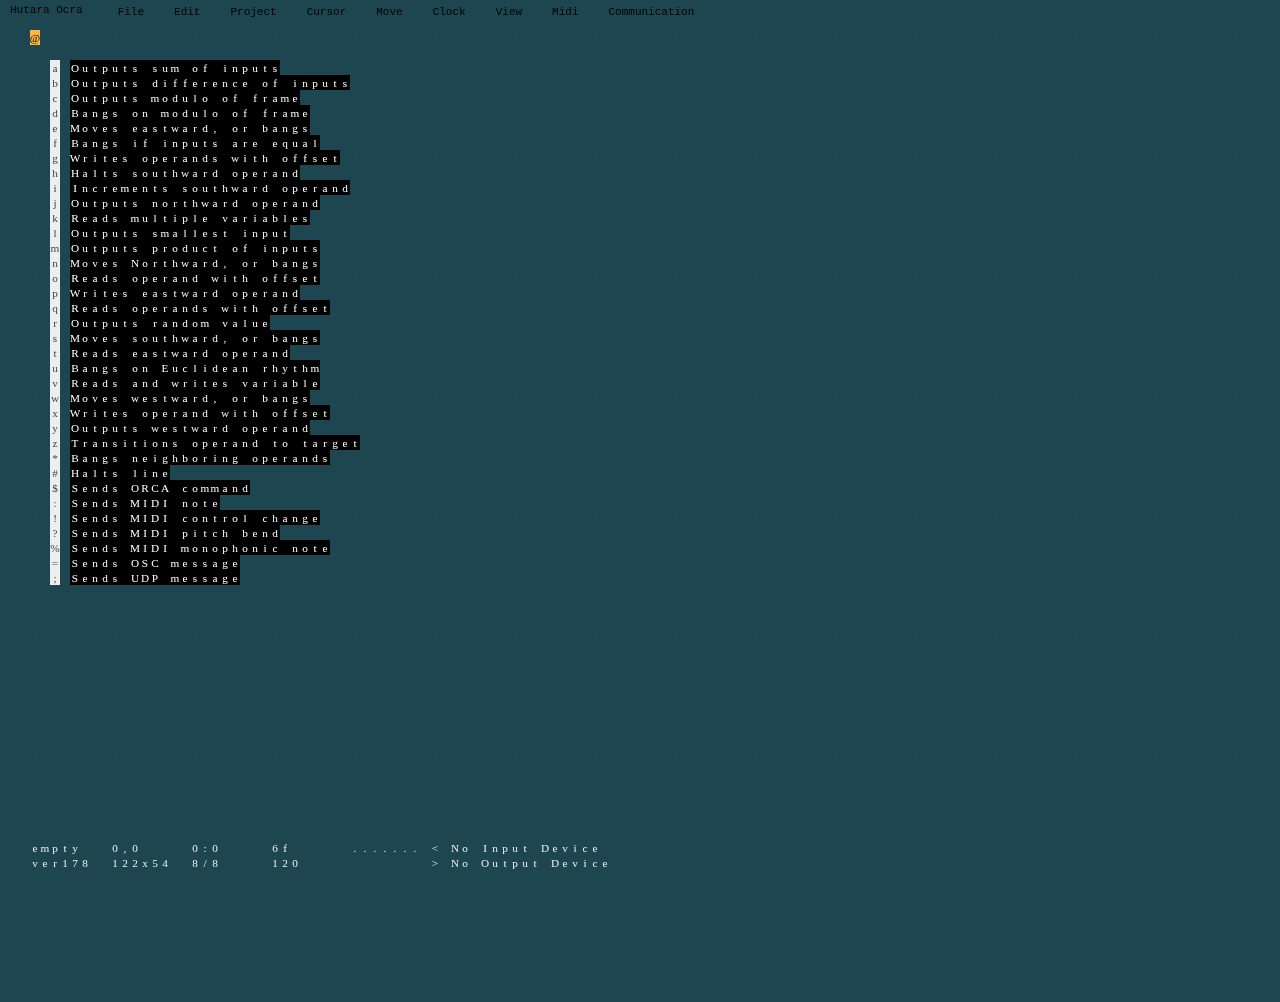
<file: Orca/index.html>
<html>
  <head>
    <meta charset='utf-8'>
    <link rel="stylesheet" type="text/css" href="desktop/sources/links/main.css"/>
    <link rel="manifest" href="manifest.json">
    <link rel="icon" href="favicon.ico">
    <script type="text/javascript">function require(name){ console.warn('Failed to require '+name) }</script>
    <script type="text/javascript" src="desktop/sources/scripts/lib/acels.js"></script>
    <script type="text/javascript" src="desktop/sources/scripts/lib/theme.js"></script>
    <script type="text/javascript" src="desktop/sources/scripts/lib/history.js"></script>
    <script type="text/javascript" src="desktop/sources/scripts/lib/source.js"></script>
    <script type="text/javascript" src="desktop/sources/scripts/core/library.js"></script>
    <script type="text/javascript" src="desktop/sources/scripts/core/io.js"></script>
    <script type="text/javascript" src="desktop/sources/scripts/core/operator.js"></script>
    <script type="text/javascript" src="desktop/sources/scripts/core/orca.js"></script>
    <script type="text/javascript" src="desktop/sources/scripts/core/transpose.js"></script>
    <script type="text/javascript" src="desktop/sources/scripts/core/io/cc.js"></script>
    <script type="text/javascript" src="desktop/sources/scripts/core/io/midi.js"></script>
    <script type="text/javascript" src="desktop/sources/scripts/core/io/mono.js"></script>
    <script type="text/javascript" src="desktop/sources/scripts/core/io/osc.js"></script>
    <script type="text/javascript" src="desktop/sources/scripts/core/io/udp.js"></script>
    <script type="text/javascript" src="desktop/sources/scripts/clock.js"></script>
    <script type="text/javascript" src="desktop/sources/scripts/commander.js"></script>
    <script type="text/javascript" src="desktop/sources/scripts/cursor.js"></script>
    <script type="text/javascript" src="desktop/sources/scripts/client.js"></script>
    <title>Hutar Orca</title>
  </head>
  <body>
    <!-- FIX: Fake menu bar element - hidden by default, shown on load -->
    <nav id="fake-orca-menu" style="display: none; position: fixed; top: 0; left: 0; right: 0; background: var(--surface); border-bottom: 1px solid var(--border); z-index: 9999; font-size: 11px; line-height: 20px; padding: 0 10px; color: var(--text-primary); ">
      <span style="color: var(--accent-secondary);">Hutara Ocra</span>
      <div id="menu-items" style="display: inline-flex; margin-left: 20px;"></div>
    </nav>

    <script>
      'use strict'

      const client = new Client()

      client.install(document.body)

      window.addEventListener('load', () => {
        client.start()
        window.orcaClient = client;

        // FIX: Inject fake menu for web (if not Electron)
        if (typeof require === 'function' && require.toString().includes('console.warn')) {  // Detect web shim
          console.log('Web mode: Injecting fake menu...');
          injectFakeMenu(client);
        } else {
          // Electron mode: Use original
          if (client.acels) client.acels.inject('Orca');
        }

        // Register PWA Service Worker
        if (location.protocol.substr(0,4) !== ('file') && 'serviceWorker' in navigator) {
          try { navigator.serviceWorker.register('sw.js') } catch (err) { console.warn(err) }
        }
      })

      // FIX: Function to build dynamic fake menu from acels
      function injectFakeMenu(client) {
        const acels = client.acels;
        if (!acels || !acels.sort) {
          console.warn('Acels not ready for menu injection.');
          return;
        }

        const sorted = acels.sort();
        const itemsDiv = document.getElementById('menu-items');
        if (!client.acels || !client.acels.sort || Object.keys(client.acels.sort()).length === 0) {
          console.error('Acels not loaded or empty. Delaying menu...');
          setTimeout(() => injectFakeMenu(client), 500); // Retry after 500ms
          return;
        }
        Object.keys(sorted).forEach(cat => {
          const menuBtn = document.createElement('div');
          menuBtn.style = 'margin: 0 10px; cursor: pointer; border-bottom: 1px solid transparent; padding: 2px 5px; transition: var(--transition);';
          menuBtn.textContent = cat;
          menuBtn.title = cat;  // Tooltip for category

          // Submenu dropdown on click (simple list)
          menuBtn.onclick = (e) => {
            e.stopPropagation();
            const submenu = document.getElementById('submenu-' + cat.replace(/\s+/g, '-'));
            if (submenu) {
              submenu.style.display = submenu.style.display === 'block' ? 'none' : 'block';
            } else {
              const sub = document.createElement('div');
              sub.id = 'submenu-' + cat.replace(/\s+/g, '-');
              sub.style = 'position: absolute; background: var(--surface); border: 1px solid var(--border); padding: 5px; margin-top: 20px; z-index: 10000; display: block;';
              sorted[cat].forEach(item => {
                if (item.accelerator) {
                  const subItem = document.createElement('div');
                  subItem.textContent = `${item.name} (${item.accelerator})`;
                  subItem.style = 'padding: 2px; cursor: pointer; font-size: 10px;';
                  subItem.onclick = () => {
                    if (item.downfn) item.downfn();
                    sub.style.display = 'none';
                  };
                  sub.appendChild(subItem);
                }
              });
              menuBtn.parentNode.appendChild(sub);
            }
          };

          // Hide on outside click
          document.onclick = (e) => { if (!menuBtn.contains(e.target)) document.querySelectorAll('[id^="submenu-"]').forEach(s => s.style.display = 'none'); };

          itemsDiv.appendChild(menuBtn);
        });

        document.getElementById('fake-orca-menu').style.display = 'flex';
        document.body.style.paddingTop = '30px';  // Offset for menu
      }
    </script>
    <noscript>Your browser must have Javascript enabled to use Orca, <br />try running the <a href='https://git.sr.ht/~rabbits/orca'>terminal version</a> instead.</noscript>
  </body>
</html>
</file>
<file: Orca/desktop/sources/links/main.css>
/* Reset */

* {
  margin: 0;
  padding: 0;
  border: 0;
  outline: 0;
  text-decoration: none;
  font-weight: inherit;
  font-style: inherit;
  color: inherit;
  font-size: 100%;
  font-family: inherit;
  vertical-align: baseline;
  list-style-type: circle;
  border-collapse: collapse;
  border-spacing: 0;
  -webkit-font-smoothing: antialiased;
  -moz-osx-font-smoothing: grayscale;
}

/* Font */

@font-face {
  font-family: 'input_mono_medium';
  font-weight: normal;
  font-style: normal;
  font-display: swap;
  src: url('https://raw.githubusercontent.com/input-font/Input/main/Fonts/InputMono-Medium.woff2') format('woff2');
  /* Fallback: اگر لینک کار نکرد، می‌تونی base64 قدیمی رو برگردونی یا فونت دیگه‌ای مثل 'monospace' اضافه کنی */
}

/* Main */

body {
  font-family: 'input_mono_medium', monospace; /* fallback به monospace اضافه کردم برای امنیت */
  padding: 30px;
  overflow: hidden;
  -webkit-app-region: drag;
  transition: background-color 1500ms;
  background-size: cover;
  background-position: center center;
  max-height: calc(100% - 60px);
}

canvas {
  display: block;
  white-space: pre;
  font-size: 11px;
  line-height: 10px;
  text-transform: uppercase;
  width: 300px;
  opacity: 0;
  -webkit-app-region: no-drag;
  transition: opacity 1000ms;
  image-rendering: pixelated;
  image-rendering: optimizeSpeed;
}

canvas.ready {
  opacity: 1;
}

/* Theme */

body {
  font-size: large;
  background-color: rgb(30, 70, 80) !important; 
}
</file>
